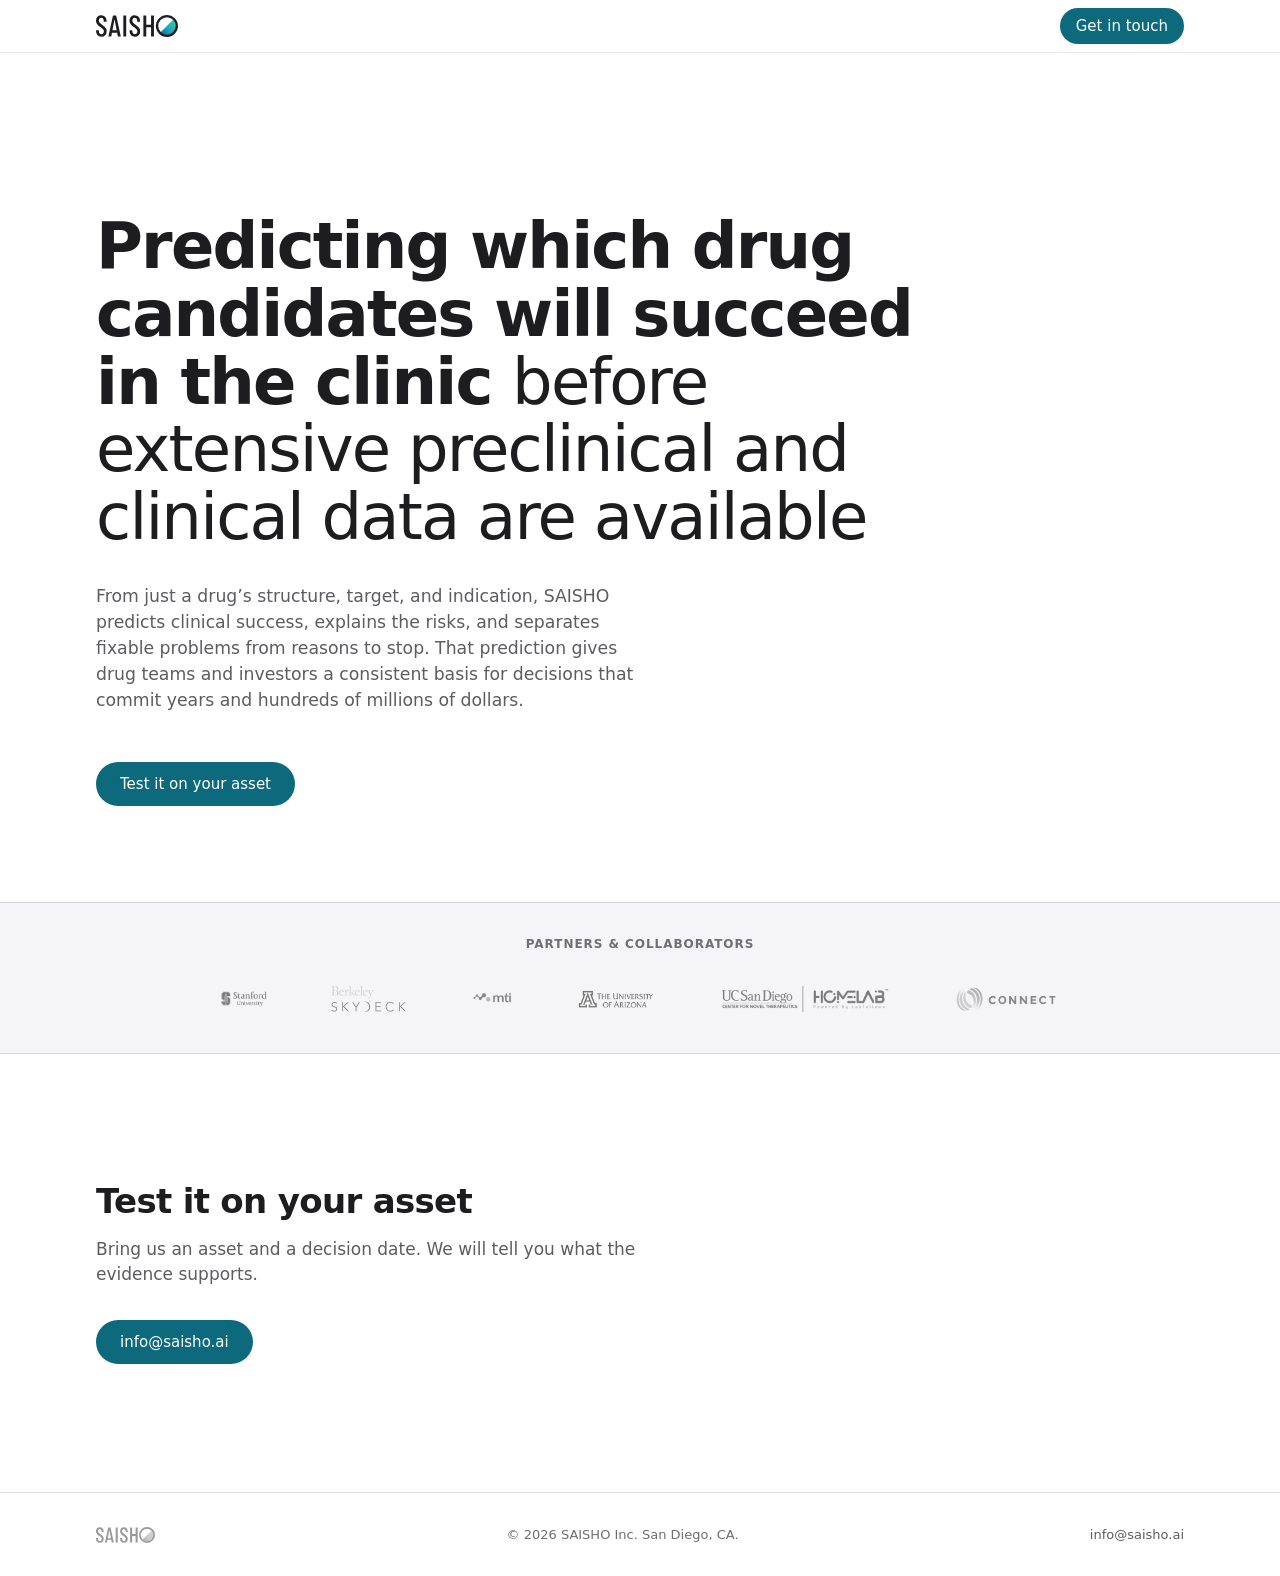
<file: index.html>
<!DOCTYPE html>
<html lang="en">
<head>
    <meta charset="UTF-8">
    <meta name="viewport" content="width=device-width, initial-scale=1.0">
    <title>SAISHO | Predicting the probability of clinical success</title>
    <meta name="description" content="SAISHO predicts which drug candidates will succeed in the clinic, from molecule, target, and indication, before extensive preclinical or clinical data exist.">
    <link rel="canonical" href="https://www.saisho.ai/">

    <!-- Open Graph / Twitter: without these, link previews fall back to the
         title alone and show no image. og:image must be raster; LinkedIn,
         Slack and X do not render SVG. -->
    <meta property="og:type" content="website">
    <meta property="og:site_name" content="SAISHO">
    <meta property="og:url" content="https://www.saisho.ai/">
    <meta property="og:title" content="SAISHO | Predicting the probability of clinical success">
    <meta property="og:description" content="SAISHO predicts a drug candidate's probability of success in the clinic from its molecule, target, and indication.">
    <meta property="og:image" content="https://www.saisho.ai/assets/social-card.png">
    <meta property="og:image:width" content="1200">
    <meta property="og:image:height" content="630">
    <meta property="og:image:alt" content="SAISHO: predicting which drug candidates will succeed in the clinic">
    <meta name="twitter:card" content="summary_large_image">
    <meta name="twitter:title" content="SAISHO | Predicting the probability of clinical success">
    <meta name="twitter:description" content="SAISHO predicts a drug candidate's probability of success in the clinic from its molecule, target, and indication.">
    <meta name="twitter:image" content="https://www.saisho.ai/assets/social-card.png">

    <!-- Tab icon. The full lockup is 3.7:1 and is unreadable at 16px, so the
         favicon is the ring mark alone. The SVG adapts its ring colour to the
         browser's appearance; the PNG is for Safari and iOS home screens,
         which cannot adapt, so it carries its own dark ground. -->
    <link rel="icon" href="assets/favicon.svg" type="image/svg+xml">
    <link rel="apple-touch-icon" href="assets/apple-touch-icon.png">

    <!-- No webfont. typography.md prefers a legible system typeface; the SF
         stack in index.css renders natively and costs nothing to load. -->
    <link rel="stylesheet" href="index.css">
</head>
<body>

    <!-- The functional layer. The only Liquid Glass surface on the page. -->
    <header class="nav">
        <div class="nav__inner container">
            <a href="/" aria-label="SAISHO home">
                <!-- The logo wordmark is white artwork, so light and dark
                     appearances need different files. -->
                <picture>
                    <source srcset="assets/SAISHO-logo.svg" media="(prefers-color-scheme: dark)">
                    <img class="nav__logo" src="assets/SAISHO-logo-light.svg" alt="SAISHO">
                </picture>
            </a>
            <a class="btn btn--primary btn--compact" href="mailto:info@saisho.ai">Get in touch</a>
        </div>
    </header>

    <main>

        <section class="hero container">
            <h1 class="hero__title">Predicting which drug candidates will succeed in the clinic <span class="hero__title-tail">before extensive preclinical and clinical data are available</span></h1>
            <p class="hero__lead">From just a drug’s structure, target, and indication, SAISHO predicts clinical success, explains the risks, and separates fixable problems from reasons to stop. That prediction gives drug teams and investors a consistent basis for decisions that commit years and hundreds of millions of dollars.</p>
            <div class="hero__actions">
                <a class="btn btn--primary" href="mailto:info@saisho.ai">Test it on your asset</a>
            </div>
        </section>

        <section class="partners" aria-labelledby="partners-label">
            <div class="container">
                <h2 class="partners__label" id="partners-label">Partners &amp; collaborators</h2>
                <div class="partners__row">
                    <img class="partners__logo" src="assets/logos/stanford.png" alt="Stanford University">
                    <img class="partners__logo" src="assets/logos/skydeck.png" alt="Berkeley SkyDeck">
                    <img class="partners__logo partners__logo--tall" src="assets/logos/ucb_mti.png" alt="UC Berkeley MTI">
                    <img class="partners__logo partners__logo--short" src="assets/logos/arizona.png" alt="University of Arizona">
                    <img class="partners__logo" src="assets/logos/homelab.png" alt="UC San Diego HomeLab">
                    <img class="partners__logo" src="assets/logos/connect.png" alt="Connect San Diego">
                </div>
            </div>
        </section>

        <section class="contact container" aria-labelledby="contact-title">
            <h2 class="contact__title" id="contact-title">Test it on your asset</h2>
            <p class="contact__lead">Bring us an asset and a decision date. We will tell you what the evidence supports.</p>
            <a class="btn btn--primary" href="mailto:info@saisho.ai">info@saisho.ai</a>
        </section>

    </main>

    <footer class="footer">
        <div class="footer__inner container">
            <picture>
                <source srcset="assets/SAISHO-logo.svg" media="(prefers-color-scheme: dark)">
                <img class="footer__logo" src="assets/SAISHO-logo-light.svg" alt="SAISHO">
            </picture>
            <p style="margin:0">© 2026 SAISHO Inc. San Diego, CA.</p>
            <p style="margin:0"><a href="mailto:info@saisho.ai">info@saisho.ai</a></p>
        </div>
    </footer>

</body>
</html>
</file>
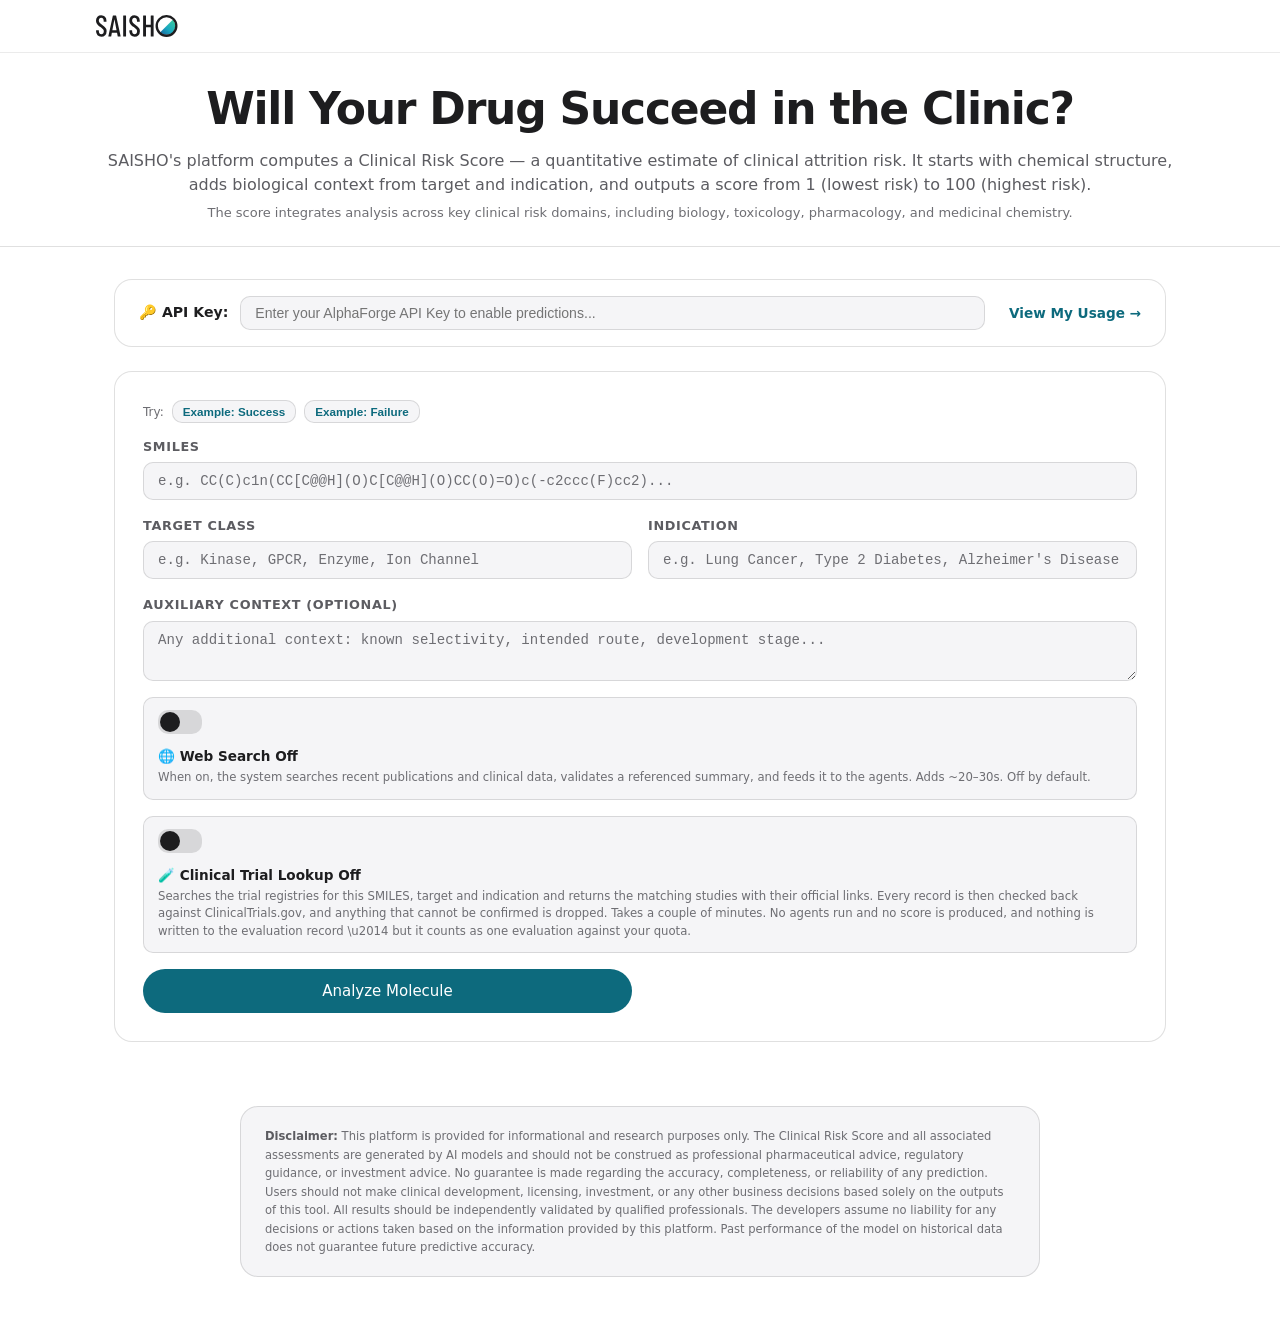
<file: alphaforge/index.html>
<!doctype html>
<html lang="en">
  <head>
    <meta charset="UTF-8" />
    <meta name="viewport" content="width=device-width, initial-scale=1.0" />
    <title>Will Your Drug Succeed in the Clinic?</title>
    <link rel="icon" href="/alphaforge/favicon.svg" type="image/svg+xml" />
    <meta name="color-scheme" content="light dark" />
    <script type="module" crossorigin src="/alphaforge/assets/index-CCNld602.js"></script>
    <link rel="stylesheet" crossorigin href="/alphaforge/assets/index-DCcK3L9t.css">
  </head>
  <body>
    <div id="root"></div>
  </body>
</html>
</file>
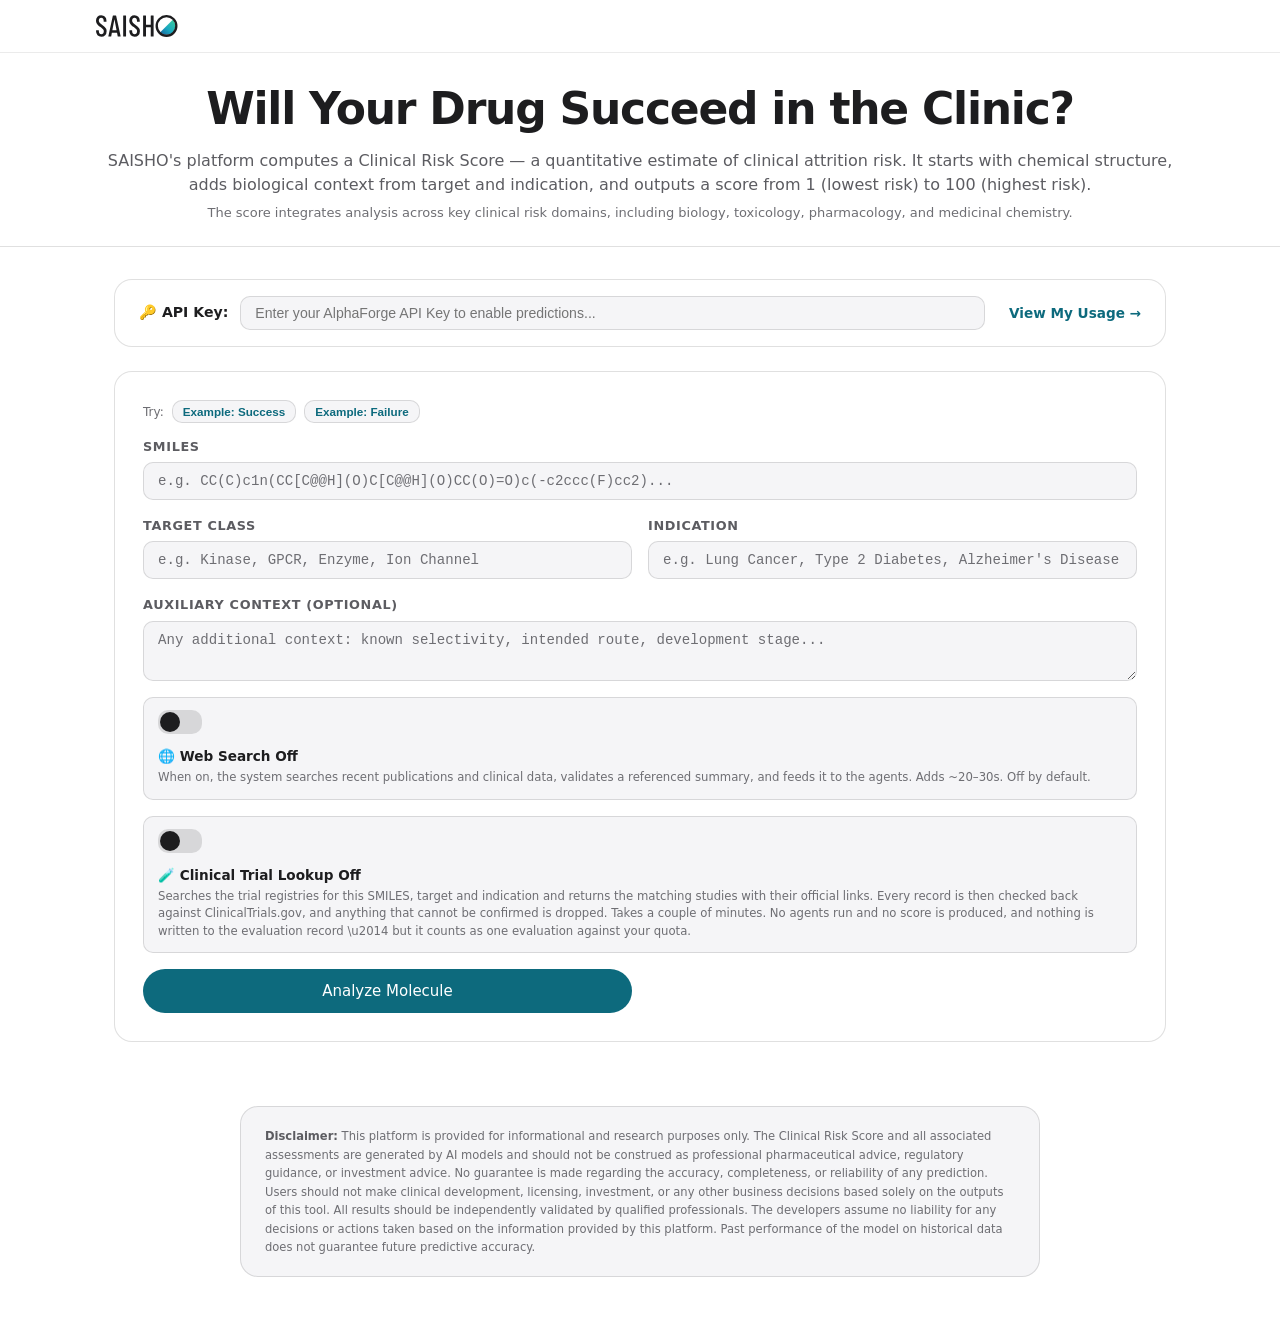
<file: test1/index.html>
<!doctype html>
<html lang="en">
  <head>
    <meta charset="UTF-8" />
    <meta name="viewport" content="width=device-width, initial-scale=1.0" />
    <title>Will Your Drug Succeed in the Clinic?</title>
    <link rel="icon" href="/test1/favicon.svg" type="image/svg+xml" />
    <meta name="color-scheme" content="light dark" />
    <script type="module" crossorigin src="/test1/assets/index-B70fNrS-.js"></script>
    <link rel="stylesheet" crossorigin href="/test1/assets/index-DCcK3L9t.css">
  </head>
  <body>
    <div id="root"></div>
  </body>
</html>
</file>
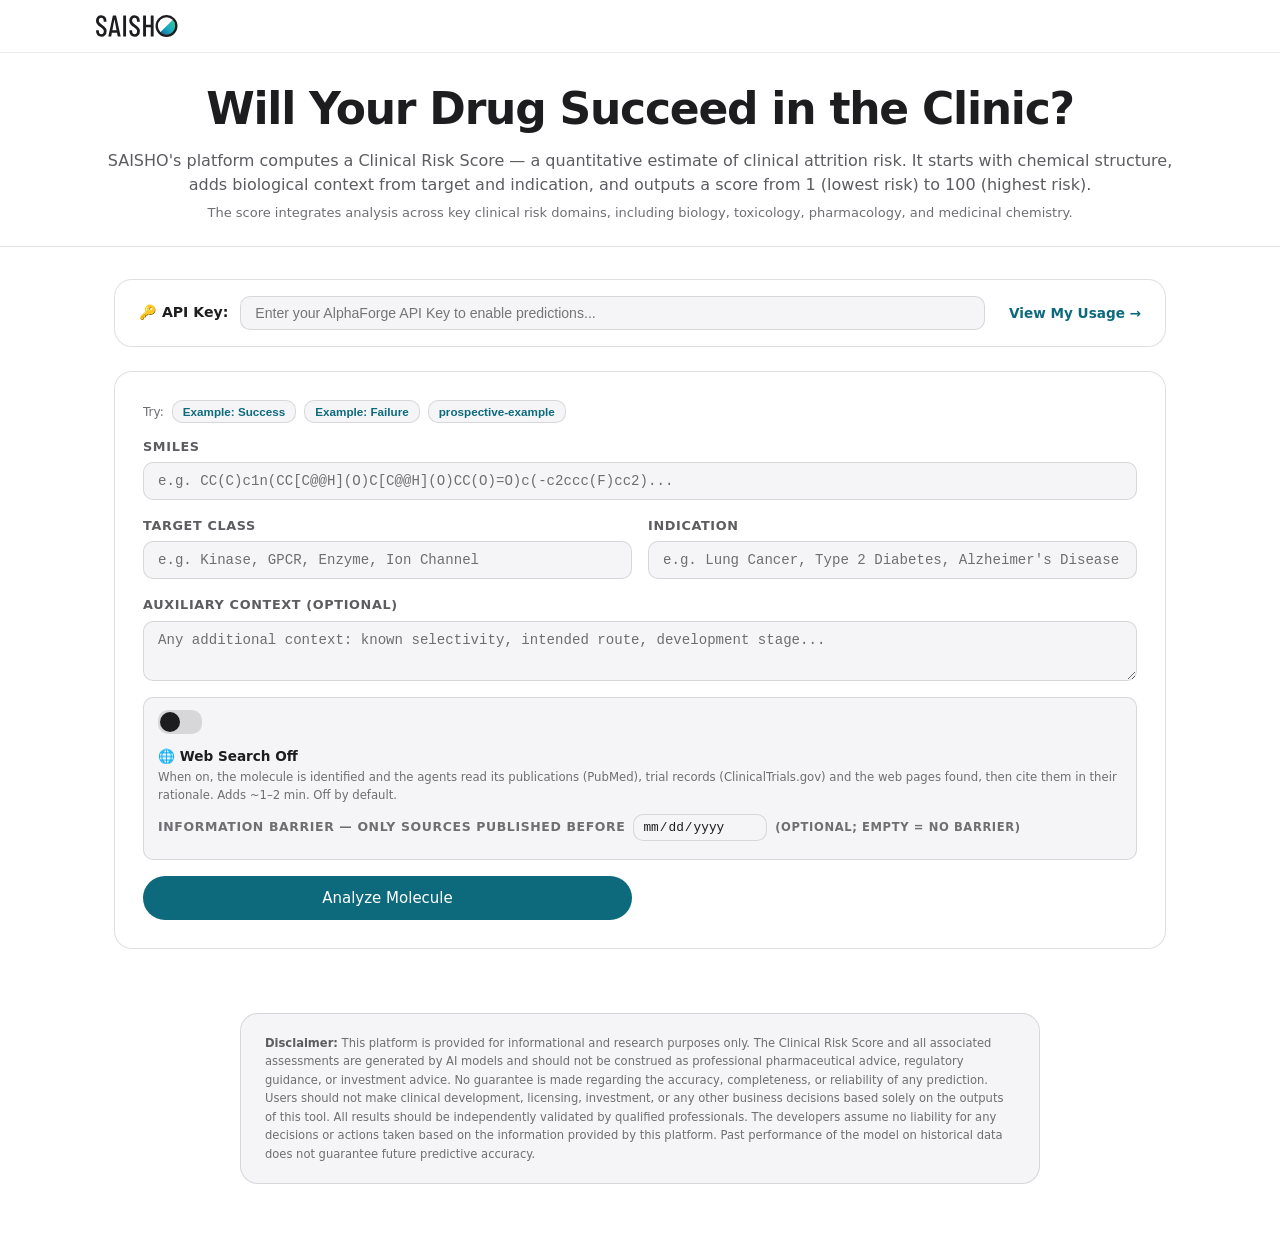
<file: v3/index.html>
<!doctype html>
<html lang="en">
  <head>
    <meta charset="UTF-8" />
    <meta name="viewport" content="width=device-width, initial-scale=1.0" />
    <title>Will Your Drug Succeed in the Clinic?</title>
    <link rel="icon" href="/v3/favicon.svg" type="image/svg+xml" />
    <meta name="color-scheme" content="light dark" />
    <script type="module" crossorigin src="/v3/assets/index-lCb0tdBk.js"></script>
    <link rel="stylesheet" crossorigin href="/v3/assets/index-Dr-ky6QD.css">
  </head>
  <body>
    <div id="root"></div>
  </body>
</html>
</file>
<file: index.css>
/* SAISHO — design system grounded in Apple's Human Interface Guidelines.
 *
 * Applied from the HIG foundations that carry over to the web: design
 * principles, typography, layout, color, materials. Apple's platform
 * conventions (tab bars, sheets, safe areas) do not apply to a marketing
 * page and are deliberately not imitated.
 *
 * Rules honoured here, with their source page:
 *   typography.md › Ensuring legibility   avoid light weights; 17pt body
 *   typography.md › Conveying hierarchy   few typefaces; weight+size+colour
 *   layout.md     › Visual hierarchy      differentiate controls from content
 *   layout.md     › Platform considerations  avoid full-width buttons
 *   materials.md  › Liquid Glass          glass on the functional layer ONLY
 *   color.md                              semantic colours for light and dark
 */

/* ---------------------------------------------------------------- tokens */

:root {
    color-scheme: light dark;

    /* One typeface family. SF Pro on Apple platforms, graceful fallbacks
       elsewhere. typography.md: "Minimize the number of typefaces you use". */
    --font: -apple-system, BlinkMacSystemFont, "SF Pro Text", "SF Pro Display",
            "Helvetica Neue", Inter, system-ui, sans-serif;

    /* Type scale derived from Apple's iOS text styles (typography.md ›
       Specifications), converted to rem for the web. */
    --type-caption:    0.75rem;   /* 12 */
    --type-footnote:   0.8125rem; /* 13 */
    --type-subhead:    0.9375rem; /* 15 */
    --type-callout:    1rem;      /* 16 */
    --type-body:       1.0625rem; /* 17 — iOS default size */
    --type-title3:     1.375rem;  /* 22 */
    --type-title2:     1.75rem;   /* 28 */
    --type-title1:     2.125rem;  /* 34 */

    /* Spacing on a 4pt grid. layout.md asks for generous, consistent space. */
    --space-1: 0.25rem;
    --space-2: 0.5rem;
    --space-3: 0.75rem;
    --space-4: 1rem;
    --space-6: 1.5rem;
    --space-8: 2rem;
    --space-12: 3rem;
    --space-16: 4rem;
    --space-24: 6rem;
    --space-32: 8rem;

    --radius-pill: 980px; /* Apple's pill radius */

    --measure: 34rem;  /* readable line length for body copy */
    --page: 71rem;

    /* Semantic colours, light appearance. color.md: name colours by role,
       never hard-code a system value. */
    --bg:              #ffffff;
    --bg-secondary:    #f5f5f7;
    --label:           #1d1d1f;
    --label-secondary: #5c5c61;
    --label-tertiary:  #6e6e73;
    --separator:       rgba(0, 0, 0, 0.12);

    /* One accent, one meaning: the primary action. Darkened from the logo
       teal so it clears 4.5:1 against white. */
    --accent:          #0d6a7d;
    --accent-hover:    #0a5867;
    --accent-on:       #ffffff;

    /* Liquid Glass, regular variant (liquid-glass.md › Cross-platform
       translation): blur 20–40px, fill 60–80%, saturation 1.2–1.5. */
    --glass-fill:   rgba(255, 255, 255, 0.72);
    --glass-blur:   saturate(1.4) blur(24px);
    --glass-border: rgba(0, 0, 0, 0.08);

}

@media (prefers-color-scheme: dark) {
    :root {
        --bg:              #000000;
        --bg-secondary:    #1c1c1e;
        --label:           #f5f5f7;
        --label-secondary: #a1a1a6;
        --label-tertiary:  #8e8e93;
        --separator:       rgba(255, 255, 255, 0.16);

        --accent:          #5ad4e6;
        --accent-hover:    #7fe0ee;
        --accent-on:       #00222b;

        --glass-fill:   rgba(28, 28, 30, 0.72);
        --glass-border: rgba(255, 255, 255, 0.12);

    }
}

/* ----------------------------------------------------------------- reset */

*, *::before, *::after { box-sizing: border-box; }

html { -webkit-text-size-adjust: 100%; }

body {
    margin: 0;
    background: var(--bg);
    color: var(--label);
    font-family: var(--font);
    font-size: var(--type-body);
    line-height: 1.5;
    -webkit-font-smoothing: antialiased;
    -moz-osx-font-smoothing: grayscale;
}

img { max-width: 100%; display: block; }

a { color: inherit; }

::selection { background: var(--accent); color: var(--accent-on); }

:focus-visible {
    outline: 2px solid var(--accent);
    outline-offset: 3px;
    border-radius: 4px;
}

.container {
    width: 100%;
    max-width: var(--page);
    margin-inline: auto;
    padding-inline: var(--space-6);
}

/* ------------------------------------------------- functional layer: nav */
/* materials.md › Liquid Glass: the ONLY glass on this page. It floats above
   the content layer; content scrolls beneath and shows through. */

.nav {
    position: sticky;
    top: 0;
    z-index: 100;
    background: var(--glass-fill);
    -webkit-backdrop-filter: var(--glass-blur);
    backdrop-filter: var(--glass-blur);
    border-bottom: 1px solid var(--glass-border);
}

.nav__inner {
    display: flex;
    align-items: center;
    justify-content: space-between;
    gap: var(--space-4);
    min-height: 52px;
}

.nav__logo { height: 22px; width: auto; }

/* Reduce Transparency has an answer: fall back to an opaque bar. */
@media (prefers-reduced-transparency: reduce) {
    .nav {
        background: var(--bg);
        -webkit-backdrop-filter: none;
        backdrop-filter: none;
    }
}

/* --------------------------------------------------------------- buttons */
/* layout.md: "Avoid full-width buttons." They stay inset and sized to their
   content. 44px minimum target (accessibility.md › Controls). */

.btn {
    display: inline-flex;
    align-items: center;
    justify-content: center;
    min-height: 44px;
    padding: 0 var(--space-6);
    border: 0;
    border-radius: var(--radius-pill);
    font: inherit;
    font-size: var(--type-subhead);
    font-weight: 500;
    text-decoration: none;
    white-space: nowrap;
    cursor: pointer;
    transition: background-color 0.2s ease, opacity 0.2s ease, transform 0.1s ease;
}

/* buttons.md: "Always include a press state for a custom button. Without a
   press state, a button can feel unresponsive, making people wonder if it's
   accepting their input." The file had hover states only. */
.btn:active { transform: scale(0.97); }

/* liquid-glass.md › Colour: "To emphasize a primary action, color the
   background rather than the symbol or label." One prominent button per view. */
.btn--primary {
    background: var(--accent);
    color: var(--accent-on);
}
.btn--primary:hover { background: var(--accent-hover); }

.btn--compact { min-height: 36px; padding: 0 var(--space-4); }

/* ------------------------------------------------------------------ hero */
/* The one place boldness is spent. Everything around it stays quiet. */

.hero {
    padding-block: clamp(var(--space-24), 13vw, 10rem) var(--space-24);
}

.hero__title {
    margin: 0;
    max-width: 22ch;
    font-size: clamp(2.25rem, 5.4vw, 4rem);
    line-height: 1.06;
    /* Apple tightens tracking as display type grows (typography.md › Tracking). */
    letter-spacing: -0.028em;
    font-weight: 600;
    text-wrap: balance;
}

/* Only the claim itself carries the bold weight. typography.md › Conveying
   hierarchy: weight separates the two halves, so the qualifier reads as a
   subordinate clause without a second type size or colour. */
.hero__title-tail { font-weight: 400; }

.hero__lead {
    margin: var(--space-8) 0 0;
    max-width: var(--measure);
    font-size: clamp(var(--type-callout), 1.35vw, var(--type-title3));
    line-height: 1.5;
    color: var(--label-secondary);
    text-wrap: pretty;
}

.hero__actions {
    margin-top: var(--space-12);
    display: flex;
    flex-wrap: wrap;
    align-items: center;
    gap: var(--space-4);
}

/* -------------------------------------------------------------- partners */
/* Quiet by design. layout.md: grouping and negative space do the work; the
   logos are monochrome so none competes with another or with the hero. */

.partners {
    border-block: 1px solid var(--separator);
    padding-block: var(--space-8);
    background: var(--bg-secondary);
}

.partners__label {
    margin: 0 0 var(--space-6);
    text-align: center;
    font-size: var(--type-caption);
    font-weight: 600;
    letter-spacing: 0.08em;
    text-transform: uppercase;
    color: var(--label-tertiary);
}

.partners__row {
    display: flex;
    flex-wrap: wrap;
    align-items: center;
    justify-content: center;
    gap: var(--space-8) var(--space-16);
}

.partners__logo {
    height: 26px;
    width: auto;
    object-fit: contain;
    /* Normalise a set of mixed-provenance logos to one visual weight. */
    filter: grayscale(1) opacity(0.6);
    transition: filter 0.2s ease;
}
.partners__logo:hover { filter: grayscale(1) opacity(0.95); }

@media (prefers-color-scheme: dark) {
    .partners__logo { filter: grayscale(1) invert(1) brightness(1.6) opacity(0.65); }
    .partners__logo:hover { filter: grayscale(1) invert(1) brightness(1.6) opacity(1); }
}

/* Logos whose artwork carries heavy internal whitespace need a taller box to
   read at the same optical size as the rest. */
.partners__logo--tall  { height: 44px; }
.partners__logo--short { height: 18px; }

/* --------------------------------------------------------------- contact */

.contact { padding-block: var(--space-32); }

.contact__title {
    margin: 0;
    font-size: clamp(var(--type-title2), 3vw, var(--type-title1));
    line-height: 1.15;
    letter-spacing: -0.02em;
    font-weight: 600;
}

.contact__lead {
    margin: var(--space-4) 0 var(--space-8);
    max-width: var(--measure);
    color: var(--label-secondary);
}

/* ---------------------------------------------------------------- footer */

.footer {
    border-top: 1px solid var(--separator);
    padding-block: var(--space-8);
    font-size: var(--type-footnote);
    color: var(--label-tertiary);
}

.footer__inner {
    display: flex;
    flex-wrap: wrap;
    align-items: center;
    justify-content: space-between;
    gap: var(--space-4);
}

.footer__logo {
    height: 16px;
    width: auto;
    filter: grayscale(1) opacity(0.45);
}

.footer a { color: var(--label-secondary); text-decoration: none; }
.footer a:hover { color: var(--label); }

/* --------------------------------------------------------- reduced motion */

@media (prefers-reduced-motion: reduce) {
    *, *::before, *::after {
        animation-duration: 0.01ms !important;
        animation-iteration-count: 1 !important;
        transition-duration: 0.01ms !important;
        scroll-behavior: auto !important;
    }
}
</file>
<file: alphaforge/assets/index-DCcK3L9t.css>
*{margin:0;padding:0;box-sizing:border-box}:root{color-scheme:light dark;--font: -apple-system, BlinkMacSystemFont, "SF Pro Text", "SF Pro Display", "Helvetica Neue", Inter, system-ui, sans-serif;--type-caption: .75rem;--type-footnote: .8125rem;--type-subhead: .9375rem;--type-callout: 1rem;--type-body: 1.0625rem;--type-title3: 1.375rem;--type-title2: 1.75rem;--type-title1: 2.125rem;--space-1: .25rem;--space-2: .5rem;--space-3: .75rem;--space-4: 1rem;--space-6: 1.5rem;--space-8: 2rem;--space-12: 3rem;--space-16: 4rem;--space-24: 6rem;--radius-pill: 980px;--radius-card: 18px;--radius-control: 10px;--page: 71rem;--bg-primary: #ffffff;--bg-secondary: #f5f5f7;--bg-card: #ffffff;--bg-card-hover: #f5f5f7;--border: rgba(0, 0, 0, .12);--border-accent: rgba(0, 0, 0, .22);--text-primary: #1d1d1f;--text-secondary: #5c5c61;--text-muted: #6e6e73;--text: #1d1d1f;--accent-blue: #0d6a7d;--accent-hover: #0a5867;--accent-on: #ffffff;--accent-green: #1a7f4b;--accent-orange: #9a5b00;--accent-red: #c0392b;--accent-yellow: #8a6d00;--accent-cyan: #0d6a7d;--accent-purple: #6b4ea8;--glass-fill: rgba(255, 255, 255, .72);--glass-blur: saturate(1.4) blur(24px);--glass-border: rgba(0, 0, 0, .08);--shadow-card: 0 1px 2px rgba(0,0,0,.04), 0 8px 24px rgba(0,0,0,.06);--fill-subtler: rgba(0, 0, 0, .015);--fill-subtle: rgba(0, 0, 0, .035);--fill-strong: rgba(0, 0, 0, .07);--inset: #f5f5f7;--tint-accent: rgba(13, 106, 125, .1);--tint-accent-border: rgba(13, 106, 125, .28);--tint-green: rgba(26, 127, 75, .1);--tint-green-border: rgba(26, 127, 75, .28);--tint-orange: rgba(154, 91, 0, .1);--tint-orange-border: rgba(154, 91, 0, .28);--tint-red: rgba(192, 57, 43, .1);--tint-red-border: rgba(192, 57, 43, .3);--tint-yellow: rgba(138, 109, 0, .1);--tint-purple: rgba(107, 78, 168, .12)}@media(prefers-color-scheme:dark){:root{--bg-primary: #000000;--bg-secondary: #1c1c1e;--bg-card: #1c1c1e;--bg-card-hover: #2c2c2e;--border: rgba(255, 255, 255, .16);--border-accent: rgba(255, 255, 255, .28);--text-primary: #f5f5f7;--text-secondary: #a1a1a6;--text-muted: #8e8e93;--text: #f5f5f7;--accent-blue: #5ad4e6;--accent-hover: #7fe0ee;--accent-on: #00222b;--accent-green: #30d158;--accent-orange: #ff9f0a;--accent-red: #ff453a;--accent-yellow: #ffd60a;--accent-cyan: #5ad4e6;--accent-purple: #bf5af2;--glass-fill: rgba(28, 28, 30, .72);--glass-border: rgba(255, 255, 255, .12);--shadow-card: none;--fill-subtler: rgba(255, 255, 255, .02);--fill-subtle: rgba(255, 255, 255, .05);--fill-strong: rgba(255, 255, 255, .09);--inset: rgba(0, 0, 0, .3);--tint-accent: rgba(90, 212, 230, .14);--tint-accent-border: rgba(90, 212, 230, .32);--tint-green: rgba(48, 209, 88, .14);--tint-green-border: rgba(48, 209, 88, .32);--tint-orange: rgba(255, 159, 10, .14);--tint-orange-border: rgba(255, 159, 10, .32);--tint-red: rgba(255, 69, 58, .14);--tint-red-border: rgba(255, 69, 58, .34);--tint-yellow: rgba(255, 214, 10, .14);--tint-purple: rgba(191, 90, 242, .16)}}body{font-family:var(--font);font-size:var(--type-body);line-height:1.5;background:var(--bg-primary);color:var(--text-primary);min-height:100vh;-webkit-font-smoothing:antialiased;-moz-osx-font-smoothing:grayscale}::selection{background:var(--accent-blue);color:var(--accent-on)}:focus-visible{outline:2px solid var(--accent-blue);outline-offset:3px;border-radius:4px}.header{text-align:center;padding:var(--space-8) var(--space-6) var(--space-6);border-bottom:1px solid var(--separator, var(--border));background:var(--bg)}.header-bar{position:sticky;top:0;z-index:100;background:var(--glass-fill);-webkit-backdrop-filter:var(--glass-blur);backdrop-filter:var(--glass-blur);border-bottom:1px solid var(--glass-border)}.header-bar__inner{display:flex;align-items:center;justify-content:space-between;gap:var(--space-4);min-height:52px;max-width:var(--page);margin-inline:auto;padding-inline:var(--space-6)}.saisho-logo{height:22px;width:auto;display:block;color:var(--text-primary)}@media(prefers-reduced-transparency:reduce){.header-bar{background:var(--bg-primary);-webkit-backdrop-filter:none;backdrop-filter:none}}.header h1{font-size:clamp(var(--type-title2),3.6vw,2.75rem);font-weight:600;line-height:1.08;letter-spacing:-.028em;color:var(--text-primary);margin-bottom:var(--space-4);text-wrap:balance}.header .subtitle{color:var(--text-secondary);font-size:var(--type-callout);font-weight:400;max-width:1100px;margin-left:auto;margin-right:auto;line-height:1.5}.header .subtitle-secondary{color:var(--text-muted);font-size:var(--type-footnote);font-weight:400;margin-top:6px;max-width:1100px;margin-left:auto;margin-right:auto;line-height:1.5}.privacy-banner{display:inline-block;margin-top:12px;padding:4px 14px;background:var(--tint-green);border:1px solid var(--tint-green-border);border-radius:var(--radius-pill);font-size:.75rem;color:var(--accent-green);font-weight:500}.container{max-width:1100px;margin:0 auto;padding:32px 24px}.input-form{background:var(--bg-card);border:1px solid var(--border);border-radius:var(--radius-card);padding:28px;margin-bottom:32px}.form-grid{display:grid;grid-template-columns:1fr 1fr;gap:16px}.form-group{display:flex;flex-direction:column}.form-group.full-width{grid-column:1 / -1}.form-group label{font-size:.8rem;font-weight:600;color:var(--text-secondary);text-transform:uppercase;letter-spacing:.05em;margin-bottom:6px}.form-group input,.form-group textarea{background:var(--bg-secondary);border:1px solid var(--border);border-radius:var(--radius-control);padding:10px 14px;color:var(--text-primary);font-family:JetBrains Mono,SF Mono,Fira Code,monospace;font-size:.88rem;outline:none;transition:border-color .2s,box-shadow .2s;box-shadow:none}.form-group input::placeholder,.form-group textarea::placeholder{color:var(--text-muted)}.form-group input:focus,.form-group textarea:focus{border-color:var(--accent-blue)}.form-group textarea{resize:vertical;min-height:60px}.submit-btn{display:inline-flex;align-items:center;justify-content:center;min-height:44px;padding:0 var(--space-8);border:0;border-radius:var(--radius-pill);background:var(--accent-blue);color:var(--accent-on);font:inherit;font-size:var(--type-subhead);font-weight:500;white-space:nowrap;cursor:pointer;transition:background-color .2s ease,opacity .2s ease}.submit-btn:hover:not(:disabled){background:var(--accent-hover)}.submit-btn:disabled{opacity:.5;cursor:not-allowed}.loading-overlay{text-align:center;padding:48px 24px;background:var(--bg-card);border:1px solid var(--border);border-radius:var(--radius-card);margin-bottom:24px}.countdown-ring{position:relative;width:100px;height:100px;margin:0 auto 20px}.countdown-number{position:absolute;top:0;right:0;bottom:0;left:0;display:flex;align-items:center;justify-content:center;font-size:1.8rem;font-weight:800;color:var(--accent-blue);letter-spacing:-.02em}.loading-text{color:var(--text-primary);font-size:.95rem;font-weight:600;margin-bottom:4px}.loading-subtext{color:var(--text-muted);font-size:.82rem}.loading-progress-bar{max-width:360px;height:4px;background:var(--bg-secondary);border-radius:var(--radius-pill);margin:18px auto;overflow:hidden}.loading-progress-fill{height:100%;background:linear-gradient(90deg,var(--accent-blue),var(--accent-purple));border-radius:var(--radius-pill);transition:width 1s linear}.loading-agents-row{display:flex;gap:10px;justify-content:center;flex-wrap:wrap;margin-top:6px}.loading-agent-chip{display:flex;align-items:center;gap:6px;padding:5px 12px;background:var(--bg-secondary);border:1px solid var(--border);border-radius:var(--radius-pill);font-size:.72rem;font-weight:600;color:var(--text-muted);transition:all .3s}.loading-agent-chip.done{color:var(--accent-green);border-color:var(--tint-green-border);background:var(--tint-green)}.loading-agent-dot{width:7px;height:7px;border-radius:50%;background:var(--text-muted);animation:pulse 1.2s ease-in-out infinite}.loading-agent-chip.done .loading-agent-dot{background:var(--accent-green);animation:none}@keyframes pulse{0%,to{opacity:.3}50%{opacity:1}}.score-row{display:grid;grid-template-columns:1fr 1fr 1fr;gap:16px;margin-bottom:24px}.score-card{background:var(--bg-card);border:1px solid var(--border);border-radius:var(--radius-card);padding:24px;text-align:center}.score-card .label{font-size:.75rem;font-weight:600;color:var(--text-secondary);text-transform:uppercase;letter-spacing:.06em;margin-bottom:8px}.score-card .value{font-size:2.4rem;font-weight:800;letter-spacing:-.03em}.score-card .sub{font-size:.78rem;color:var(--text-muted);margin-top:4px}.rationale-card{text-align:left;overflow:hidden}.rationale-text{font-size:.82rem;color:var(--text-secondary);line-height:1.5;display:-webkit-box;-webkit-line-clamp:4;-webkit-box-orient:vertical;overflow:hidden}.rationale-text.expanded{display:block;-webkit-line-clamp:unset;overflow:visible}.phase-row{display:grid;grid-template-columns:1fr 1fr 1fr;gap:16px;margin-bottom:24px}.phase-card{background:var(--bg-card);border:1px solid var(--border);border-radius:var(--radius-card);padding:20px}.phase-card .phase-header{display:flex;justify-content:space-between;align-items:center;margin-bottom:10px}.phase-card .phase-name{font-size:.85rem;font-weight:700;color:var(--text-primary)}.phase-card .phase-prob{font-size:1.4rem;font-weight:800}.phase-card .phase-rationale{font-size:.8rem;color:var(--text-secondary);line-height:1.5}.prob-bar{height:6px;background:var(--bg-secondary);border-radius:var(--radius-pill);margin:10px 0;overflow:hidden}.prob-bar-fill{height:100%;border-radius:var(--radius-pill);transition:width .6s ease}.agents-grid{display:grid;grid-template-columns:1fr 1fr;gap:16px;margin-bottom:24px}.agent-card{background:var(--bg-card);border:1px solid var(--border);border-radius:var(--radius-card);overflow:hidden;transition:border-color .2s}.agent-card:hover{border-color:var(--border-accent)}.agent-header{display:flex;justify-content:space-between;align-items:center;padding:18px 20px;cursor:pointer;-webkit-user-select:none;user-select:none}.agent-header:hover{background:var(--bg-card-hover)}.agent-info{display:flex;align-items:center;gap:12px}.agent-icon{width:38px;height:38px;border-radius:var(--radius-control);display:flex;align-items:center;justify-content:center;font-size:1.1rem}.agent-name{font-size:.85rem;font-weight:700;color:var(--text-primary)}.agent-sub{font-size:.75rem;color:var(--text-muted);margin-top:2px}.verdict-badge{padding:4px 12px;border-radius:var(--radius-pill);font-size:.72rem;font-weight:700;text-transform:uppercase;letter-spacing:.04em}.verdict-ELITE,.verdict-CLEAN,.verdict-FAVORABLE{background:var(--tint-green);color:var(--accent-green);border:1px solid var(--tint-green-border)}.verdict-VIABLE,.verdict-MANAGEABLE,.verdict-ADEQUATE{background:var(--tint-accent);color:var(--accent-blue);border:1px solid var(--tint-accent-border)}.verdict-CAUTION,.verdict-NARROW,.verdict-CHALLENGING{background:var(--tint-orange);color:var(--accent-orange);border:1px solid var(--tint-orange-border)}.verdict-TERMINATE,.verdict-TOXIC,.verdict-IMPRACTICAL{background:var(--tint-red);color:var(--accent-red);border:1px solid var(--tint-red-border)}.chevron{color:var(--text-muted);transition:transform .2s;font-size:1.2rem}.chevron.open{transform:rotate(180deg)}.agent-body{padding:0 20px 20px;border-top:1px solid var(--border)}.agent-probs{display:grid;grid-template-columns:1fr 1fr 1fr;gap:12px;padding:16px 0}.agent-prob-item{text-align:center}.agent-prob-item .prob-label{font-size:.7rem;font-weight:600;color:var(--text-muted);text-transform:uppercase;margin-bottom:4px}.agent-prob-item .prob-value{font-size:1.2rem;font-weight:800}.agent-prob-rationale{font-size:.78rem;color:var(--text-secondary);line-height:1.5;margin-top:4px}.agent-section{margin-top:14px}.agent-section-title{font-size:.72rem;font-weight:700;color:var(--text-muted);text-transform:uppercase;letter-spacing:.06em;margin-bottom:6px}.agent-section-text{font-size:.83rem;color:var(--text-secondary);line-height:1.6}.agent-detail-row{display:grid;grid-template-columns:1fr 1fr;gap:12px;margin-top:12px}.detail-item{background:var(--bg-secondary);border-radius:var(--radius-control);padding:10px 12px}.detail-item .detail-label{font-size:.68rem;font-weight:600;color:var(--text-muted);text-transform:uppercase;margin-bottom:2px}.detail-item .detail-value{font-size:.82rem;color:var(--text-primary);font-weight:500}.molecule-section{background:var(--bg-card);border:1px solid var(--border);border-radius:var(--radius-card);padding:24px;margin-bottom:24px;text-align:center}.molecule-section h3{font-size:.85rem;font-weight:700;color:var(--text-secondary);text-transform:uppercase;letter-spacing:.05em;margin-bottom:16px}.molecule-img{border-radius:var(--radius-control);max-width:100%}.fragment-list{display:flex;flex-wrap:wrap;gap:8px;justify-content:center;margin-top:12px}.fragment-tag{padding:4px 10px;border-radius:var(--radius-pill);font-size:.72rem;font-weight:600;border:1px solid}.flags-row{display:grid;grid-template-columns:1fr 1fr;gap:16px;margin-bottom:24px}.flag-card{background:var(--bg-card);border:1px solid var(--border);border-radius:var(--radius-card);padding:20px}.flag-card .flag-label{font-size:.72rem;font-weight:700;color:var(--text-muted);text-transform:uppercase;letter-spacing:.05em;margin-bottom:6px}.flag-card .flag-value{font-size:.88rem;color:var(--text-primary);line-height:1.5}.section-title{font-size:.8rem;font-weight:700;color:var(--text-muted);text-transform:uppercase;letter-spacing:.06em;margin-bottom:12px;margin-top:8px}.error-msg{background:var(--tint-red);border:1px solid var(--tint-red-border);border-radius:var(--radius-card);padding:16px 20px;color:var(--accent-red);font-size:.88rem;margin-bottom:24px}@media(max-width:768px){.score-row,.phase-row,.agents-grid,.flags-row,.form-grid,.agent-detail-row{grid-template-columns:1fr}.header h1{font-size:1.6rem}}.disclaimer{max-width:800px;margin:0 auto 60px;padding:20px 24px;border:1px solid var(--border);border-radius:var(--radius-card);background:var(--bg-secondary);font-size:.72rem;color:var(--text-muted);line-height:1.6}.disclaimer strong{color:var(--text-secondary)}.api-key-config{display:flex;align-items:center;gap:12px;background:var(--bg-card);border:1px solid var(--border);border-radius:var(--radius-card);padding:16px 24px;margin-bottom:24px;flex-wrap:wrap}.api-key-config label{font-size:.88rem;font-weight:600;color:var(--text-primary)}.api-key-config input{flex:1;min-width:250px;background:var(--bg-secondary);border:1px solid var(--border);border-radius:var(--radius-control);padding:8px 14px;color:var(--text-primary);font-size:.88rem;transition:border-color .2s}.api-key-config input:focus{outline:none;border-color:var(--accent-blue)}.usage-container{max-width:600px;margin:60px auto;padding:32px;background:var(--bg-card);border:1px solid var(--border);border-radius:var(--radius-card);box-shadow:var(--shadow-card)}.usage-title{font-size:1.8rem;font-weight:800;margin-bottom:24px;text-align:center;color:var(--accent-blue)}.usage-card{background:var(--bg-secondary);border:1px solid var(--border);border-radius:var(--radius-card);padding:24px;margin-bottom:24px}.usage-item{display:flex;justify-content:space-between;padding:12px 0;border-bottom:1px solid var(--border)}.usage-item:last-child{border-bottom:none}.usage-label{color:var(--text-secondary);font-size:.95rem}.usage-value{font-weight:700;font-size:.95rem;color:var(--text-primary)}.usage-value.unlimited{color:var(--accent-green)}.usage-value.active{color:var(--accent-blue)}.usage-btn{display:block;width:100%;text-align:center;padding:12px;background:var(--bg-secondary);border:1px solid var(--border);border-radius:var(--radius-pill);color:var(--text-primary);text-decoration:none;font-weight:600;font-size:.9rem;transition:all .2s}.usage-btn:hover{background:var(--border);color:var(--accent-blue)}@media(max-width:600px){.usage-grid{grid-template-columns:1fr!important}}@keyframes spin{0%{transform:rotate(0)}to{transform:rotate(360deg)}}@media print{.api-key-config,.input-form,.header,.disclaimer,.print-hide,button,a{display:none!important}body{background:#fff!important;color:#000!important;font-size:11pt!important}.container{max-width:100%!important;padding:0!important;margin:0!important}.score-row,.phase-row,.agents-grid{display:block!important;gap:0!important}.score-card,.phase-card,.agent-card,.structural-flags,.web-search-summary,.fda-response{background:#f8fafc!important;border:1px solid #e2e8f0!important;color:#000!important;margin-bottom:16px!important;page-break-inside:avoid!important;box-shadow:none!important}.score-card .value,.phase-card .prob-value,.agent-prob-item,.verdict-badge{color:#000!important}.agent-body{display:block!important;border-top:1px solid #e2e8f0!important;padding:12px 0 0!important}.agent-header{cursor:default!important}.chevron{display:none!important}.agent-card{page-break-inside:avoid!important}h2,h3{page-break-after:avoid!important;color:#000!important}}
</file>
<file: test1/assets/index-DCcK3L9t.css>
*{margin:0;padding:0;box-sizing:border-box}:root{color-scheme:light dark;--font: -apple-system, BlinkMacSystemFont, "SF Pro Text", "SF Pro Display", "Helvetica Neue", Inter, system-ui, sans-serif;--type-caption: .75rem;--type-footnote: .8125rem;--type-subhead: .9375rem;--type-callout: 1rem;--type-body: 1.0625rem;--type-title3: 1.375rem;--type-title2: 1.75rem;--type-title1: 2.125rem;--space-1: .25rem;--space-2: .5rem;--space-3: .75rem;--space-4: 1rem;--space-6: 1.5rem;--space-8: 2rem;--space-12: 3rem;--space-16: 4rem;--space-24: 6rem;--radius-pill: 980px;--radius-card: 18px;--radius-control: 10px;--page: 71rem;--bg-primary: #ffffff;--bg-secondary: #f5f5f7;--bg-card: #ffffff;--bg-card-hover: #f5f5f7;--border: rgba(0, 0, 0, .12);--border-accent: rgba(0, 0, 0, .22);--text-primary: #1d1d1f;--text-secondary: #5c5c61;--text-muted: #6e6e73;--text: #1d1d1f;--accent-blue: #0d6a7d;--accent-hover: #0a5867;--accent-on: #ffffff;--accent-green: #1a7f4b;--accent-orange: #9a5b00;--accent-red: #c0392b;--accent-yellow: #8a6d00;--accent-cyan: #0d6a7d;--accent-purple: #6b4ea8;--glass-fill: rgba(255, 255, 255, .72);--glass-blur: saturate(1.4) blur(24px);--glass-border: rgba(0, 0, 0, .08);--shadow-card: 0 1px 2px rgba(0,0,0,.04), 0 8px 24px rgba(0,0,0,.06);--fill-subtler: rgba(0, 0, 0, .015);--fill-subtle: rgba(0, 0, 0, .035);--fill-strong: rgba(0, 0, 0, .07);--inset: #f5f5f7;--tint-accent: rgba(13, 106, 125, .1);--tint-accent-border: rgba(13, 106, 125, .28);--tint-green: rgba(26, 127, 75, .1);--tint-green-border: rgba(26, 127, 75, .28);--tint-orange: rgba(154, 91, 0, .1);--tint-orange-border: rgba(154, 91, 0, .28);--tint-red: rgba(192, 57, 43, .1);--tint-red-border: rgba(192, 57, 43, .3);--tint-yellow: rgba(138, 109, 0, .1);--tint-purple: rgba(107, 78, 168, .12)}@media(prefers-color-scheme:dark){:root{--bg-primary: #000000;--bg-secondary: #1c1c1e;--bg-card: #1c1c1e;--bg-card-hover: #2c2c2e;--border: rgba(255, 255, 255, .16);--border-accent: rgba(255, 255, 255, .28);--text-primary: #f5f5f7;--text-secondary: #a1a1a6;--text-muted: #8e8e93;--text: #f5f5f7;--accent-blue: #5ad4e6;--accent-hover: #7fe0ee;--accent-on: #00222b;--accent-green: #30d158;--accent-orange: #ff9f0a;--accent-red: #ff453a;--accent-yellow: #ffd60a;--accent-cyan: #5ad4e6;--accent-purple: #bf5af2;--glass-fill: rgba(28, 28, 30, .72);--glass-border: rgba(255, 255, 255, .12);--shadow-card: none;--fill-subtler: rgba(255, 255, 255, .02);--fill-subtle: rgba(255, 255, 255, .05);--fill-strong: rgba(255, 255, 255, .09);--inset: rgba(0, 0, 0, .3);--tint-accent: rgba(90, 212, 230, .14);--tint-accent-border: rgba(90, 212, 230, .32);--tint-green: rgba(48, 209, 88, .14);--tint-green-border: rgba(48, 209, 88, .32);--tint-orange: rgba(255, 159, 10, .14);--tint-orange-border: rgba(255, 159, 10, .32);--tint-red: rgba(255, 69, 58, .14);--tint-red-border: rgba(255, 69, 58, .34);--tint-yellow: rgba(255, 214, 10, .14);--tint-purple: rgba(191, 90, 242, .16)}}body{font-family:var(--font);font-size:var(--type-body);line-height:1.5;background:var(--bg-primary);color:var(--text-primary);min-height:100vh;-webkit-font-smoothing:antialiased;-moz-osx-font-smoothing:grayscale}::selection{background:var(--accent-blue);color:var(--accent-on)}:focus-visible{outline:2px solid var(--accent-blue);outline-offset:3px;border-radius:4px}.header{text-align:center;padding:var(--space-8) var(--space-6) var(--space-6);border-bottom:1px solid var(--separator, var(--border));background:var(--bg)}.header-bar{position:sticky;top:0;z-index:100;background:var(--glass-fill);-webkit-backdrop-filter:var(--glass-blur);backdrop-filter:var(--glass-blur);border-bottom:1px solid var(--glass-border)}.header-bar__inner{display:flex;align-items:center;justify-content:space-between;gap:var(--space-4);min-height:52px;max-width:var(--page);margin-inline:auto;padding-inline:var(--space-6)}.saisho-logo{height:22px;width:auto;display:block;color:var(--text-primary)}@media(prefers-reduced-transparency:reduce){.header-bar{background:var(--bg-primary);-webkit-backdrop-filter:none;backdrop-filter:none}}.header h1{font-size:clamp(var(--type-title2),3.6vw,2.75rem);font-weight:600;line-height:1.08;letter-spacing:-.028em;color:var(--text-primary);margin-bottom:var(--space-4);text-wrap:balance}.header .subtitle{color:var(--text-secondary);font-size:var(--type-callout);font-weight:400;max-width:1100px;margin-left:auto;margin-right:auto;line-height:1.5}.header .subtitle-secondary{color:var(--text-muted);font-size:var(--type-footnote);font-weight:400;margin-top:6px;max-width:1100px;margin-left:auto;margin-right:auto;line-height:1.5}.privacy-banner{display:inline-block;margin-top:12px;padding:4px 14px;background:var(--tint-green);border:1px solid var(--tint-green-border);border-radius:var(--radius-pill);font-size:.75rem;color:var(--accent-green);font-weight:500}.container{max-width:1100px;margin:0 auto;padding:32px 24px}.input-form{background:var(--bg-card);border:1px solid var(--border);border-radius:var(--radius-card);padding:28px;margin-bottom:32px}.form-grid{display:grid;grid-template-columns:1fr 1fr;gap:16px}.form-group{display:flex;flex-direction:column}.form-group.full-width{grid-column:1 / -1}.form-group label{font-size:.8rem;font-weight:600;color:var(--text-secondary);text-transform:uppercase;letter-spacing:.05em;margin-bottom:6px}.form-group input,.form-group textarea{background:var(--bg-secondary);border:1px solid var(--border);border-radius:var(--radius-control);padding:10px 14px;color:var(--text-primary);font-family:JetBrains Mono,SF Mono,Fira Code,monospace;font-size:.88rem;outline:none;transition:border-color .2s,box-shadow .2s;box-shadow:none}.form-group input::placeholder,.form-group textarea::placeholder{color:var(--text-muted)}.form-group input:focus,.form-group textarea:focus{border-color:var(--accent-blue)}.form-group textarea{resize:vertical;min-height:60px}.submit-btn{display:inline-flex;align-items:center;justify-content:center;min-height:44px;padding:0 var(--space-8);border:0;border-radius:var(--radius-pill);background:var(--accent-blue);color:var(--accent-on);font:inherit;font-size:var(--type-subhead);font-weight:500;white-space:nowrap;cursor:pointer;transition:background-color .2s ease,opacity .2s ease}.submit-btn:hover:not(:disabled){background:var(--accent-hover)}.submit-btn:disabled{opacity:.5;cursor:not-allowed}.loading-overlay{text-align:center;padding:48px 24px;background:var(--bg-card);border:1px solid var(--border);border-radius:var(--radius-card);margin-bottom:24px}.countdown-ring{position:relative;width:100px;height:100px;margin:0 auto 20px}.countdown-number{position:absolute;top:0;right:0;bottom:0;left:0;display:flex;align-items:center;justify-content:center;font-size:1.8rem;font-weight:800;color:var(--accent-blue);letter-spacing:-.02em}.loading-text{color:var(--text-primary);font-size:.95rem;font-weight:600;margin-bottom:4px}.loading-subtext{color:var(--text-muted);font-size:.82rem}.loading-progress-bar{max-width:360px;height:4px;background:var(--bg-secondary);border-radius:var(--radius-pill);margin:18px auto;overflow:hidden}.loading-progress-fill{height:100%;background:linear-gradient(90deg,var(--accent-blue),var(--accent-purple));border-radius:var(--radius-pill);transition:width 1s linear}.loading-agents-row{display:flex;gap:10px;justify-content:center;flex-wrap:wrap;margin-top:6px}.loading-agent-chip{display:flex;align-items:center;gap:6px;padding:5px 12px;background:var(--bg-secondary);border:1px solid var(--border);border-radius:var(--radius-pill);font-size:.72rem;font-weight:600;color:var(--text-muted);transition:all .3s}.loading-agent-chip.done{color:var(--accent-green);border-color:var(--tint-green-border);background:var(--tint-green)}.loading-agent-dot{width:7px;height:7px;border-radius:50%;background:var(--text-muted);animation:pulse 1.2s ease-in-out infinite}.loading-agent-chip.done .loading-agent-dot{background:var(--accent-green);animation:none}@keyframes pulse{0%,to{opacity:.3}50%{opacity:1}}.score-row{display:grid;grid-template-columns:1fr 1fr 1fr;gap:16px;margin-bottom:24px}.score-card{background:var(--bg-card);border:1px solid var(--border);border-radius:var(--radius-card);padding:24px;text-align:center}.score-card .label{font-size:.75rem;font-weight:600;color:var(--text-secondary);text-transform:uppercase;letter-spacing:.06em;margin-bottom:8px}.score-card .value{font-size:2.4rem;font-weight:800;letter-spacing:-.03em}.score-card .sub{font-size:.78rem;color:var(--text-muted);margin-top:4px}.rationale-card{text-align:left;overflow:hidden}.rationale-text{font-size:.82rem;color:var(--text-secondary);line-height:1.5;display:-webkit-box;-webkit-line-clamp:4;-webkit-box-orient:vertical;overflow:hidden}.rationale-text.expanded{display:block;-webkit-line-clamp:unset;overflow:visible}.phase-row{display:grid;grid-template-columns:1fr 1fr 1fr;gap:16px;margin-bottom:24px}.phase-card{background:var(--bg-card);border:1px solid var(--border);border-radius:var(--radius-card);padding:20px}.phase-card .phase-header{display:flex;justify-content:space-between;align-items:center;margin-bottom:10px}.phase-card .phase-name{font-size:.85rem;font-weight:700;color:var(--text-primary)}.phase-card .phase-prob{font-size:1.4rem;font-weight:800}.phase-card .phase-rationale{font-size:.8rem;color:var(--text-secondary);line-height:1.5}.prob-bar{height:6px;background:var(--bg-secondary);border-radius:var(--radius-pill);margin:10px 0;overflow:hidden}.prob-bar-fill{height:100%;border-radius:var(--radius-pill);transition:width .6s ease}.agents-grid{display:grid;grid-template-columns:1fr 1fr;gap:16px;margin-bottom:24px}.agent-card{background:var(--bg-card);border:1px solid var(--border);border-radius:var(--radius-card);overflow:hidden;transition:border-color .2s}.agent-card:hover{border-color:var(--border-accent)}.agent-header{display:flex;justify-content:space-between;align-items:center;padding:18px 20px;cursor:pointer;-webkit-user-select:none;user-select:none}.agent-header:hover{background:var(--bg-card-hover)}.agent-info{display:flex;align-items:center;gap:12px}.agent-icon{width:38px;height:38px;border-radius:var(--radius-control);display:flex;align-items:center;justify-content:center;font-size:1.1rem}.agent-name{font-size:.85rem;font-weight:700;color:var(--text-primary)}.agent-sub{font-size:.75rem;color:var(--text-muted);margin-top:2px}.verdict-badge{padding:4px 12px;border-radius:var(--radius-pill);font-size:.72rem;font-weight:700;text-transform:uppercase;letter-spacing:.04em}.verdict-ELITE,.verdict-CLEAN,.verdict-FAVORABLE{background:var(--tint-green);color:var(--accent-green);border:1px solid var(--tint-green-border)}.verdict-VIABLE,.verdict-MANAGEABLE,.verdict-ADEQUATE{background:var(--tint-accent);color:var(--accent-blue);border:1px solid var(--tint-accent-border)}.verdict-CAUTION,.verdict-NARROW,.verdict-CHALLENGING{background:var(--tint-orange);color:var(--accent-orange);border:1px solid var(--tint-orange-border)}.verdict-TERMINATE,.verdict-TOXIC,.verdict-IMPRACTICAL{background:var(--tint-red);color:var(--accent-red);border:1px solid var(--tint-red-border)}.chevron{color:var(--text-muted);transition:transform .2s;font-size:1.2rem}.chevron.open{transform:rotate(180deg)}.agent-body{padding:0 20px 20px;border-top:1px solid var(--border)}.agent-probs{display:grid;grid-template-columns:1fr 1fr 1fr;gap:12px;padding:16px 0}.agent-prob-item{text-align:center}.agent-prob-item .prob-label{font-size:.7rem;font-weight:600;color:var(--text-muted);text-transform:uppercase;margin-bottom:4px}.agent-prob-item .prob-value{font-size:1.2rem;font-weight:800}.agent-prob-rationale{font-size:.78rem;color:var(--text-secondary);line-height:1.5;margin-top:4px}.agent-section{margin-top:14px}.agent-section-title{font-size:.72rem;font-weight:700;color:var(--text-muted);text-transform:uppercase;letter-spacing:.06em;margin-bottom:6px}.agent-section-text{font-size:.83rem;color:var(--text-secondary);line-height:1.6}.agent-detail-row{display:grid;grid-template-columns:1fr 1fr;gap:12px;margin-top:12px}.detail-item{background:var(--bg-secondary);border-radius:var(--radius-control);padding:10px 12px}.detail-item .detail-label{font-size:.68rem;font-weight:600;color:var(--text-muted);text-transform:uppercase;margin-bottom:2px}.detail-item .detail-value{font-size:.82rem;color:var(--text-primary);font-weight:500}.molecule-section{background:var(--bg-card);border:1px solid var(--border);border-radius:var(--radius-card);padding:24px;margin-bottom:24px;text-align:center}.molecule-section h3{font-size:.85rem;font-weight:700;color:var(--text-secondary);text-transform:uppercase;letter-spacing:.05em;margin-bottom:16px}.molecule-img{border-radius:var(--radius-control);max-width:100%}.fragment-list{display:flex;flex-wrap:wrap;gap:8px;justify-content:center;margin-top:12px}.fragment-tag{padding:4px 10px;border-radius:var(--radius-pill);font-size:.72rem;font-weight:600;border:1px solid}.flags-row{display:grid;grid-template-columns:1fr 1fr;gap:16px;margin-bottom:24px}.flag-card{background:var(--bg-card);border:1px solid var(--border);border-radius:var(--radius-card);padding:20px}.flag-card .flag-label{font-size:.72rem;font-weight:700;color:var(--text-muted);text-transform:uppercase;letter-spacing:.05em;margin-bottom:6px}.flag-card .flag-value{font-size:.88rem;color:var(--text-primary);line-height:1.5}.section-title{font-size:.8rem;font-weight:700;color:var(--text-muted);text-transform:uppercase;letter-spacing:.06em;margin-bottom:12px;margin-top:8px}.error-msg{background:var(--tint-red);border:1px solid var(--tint-red-border);border-radius:var(--radius-card);padding:16px 20px;color:var(--accent-red);font-size:.88rem;margin-bottom:24px}@media(max-width:768px){.score-row,.phase-row,.agents-grid,.flags-row,.form-grid,.agent-detail-row{grid-template-columns:1fr}.header h1{font-size:1.6rem}}.disclaimer{max-width:800px;margin:0 auto 60px;padding:20px 24px;border:1px solid var(--border);border-radius:var(--radius-card);background:var(--bg-secondary);font-size:.72rem;color:var(--text-muted);line-height:1.6}.disclaimer strong{color:var(--text-secondary)}.api-key-config{display:flex;align-items:center;gap:12px;background:var(--bg-card);border:1px solid var(--border);border-radius:var(--radius-card);padding:16px 24px;margin-bottom:24px;flex-wrap:wrap}.api-key-config label{font-size:.88rem;font-weight:600;color:var(--text-primary)}.api-key-config input{flex:1;min-width:250px;background:var(--bg-secondary);border:1px solid var(--border);border-radius:var(--radius-control);padding:8px 14px;color:var(--text-primary);font-size:.88rem;transition:border-color .2s}.api-key-config input:focus{outline:none;border-color:var(--accent-blue)}.usage-container{max-width:600px;margin:60px auto;padding:32px;background:var(--bg-card);border:1px solid var(--border);border-radius:var(--radius-card);box-shadow:var(--shadow-card)}.usage-title{font-size:1.8rem;font-weight:800;margin-bottom:24px;text-align:center;color:var(--accent-blue)}.usage-card{background:var(--bg-secondary);border:1px solid var(--border);border-radius:var(--radius-card);padding:24px;margin-bottom:24px}.usage-item{display:flex;justify-content:space-between;padding:12px 0;border-bottom:1px solid var(--border)}.usage-item:last-child{border-bottom:none}.usage-label{color:var(--text-secondary);font-size:.95rem}.usage-value{font-weight:700;font-size:.95rem;color:var(--text-primary)}.usage-value.unlimited{color:var(--accent-green)}.usage-value.active{color:var(--accent-blue)}.usage-btn{display:block;width:100%;text-align:center;padding:12px;background:var(--bg-secondary);border:1px solid var(--border);border-radius:var(--radius-pill);color:var(--text-primary);text-decoration:none;font-weight:600;font-size:.9rem;transition:all .2s}.usage-btn:hover{background:var(--border);color:var(--accent-blue)}@media(max-width:600px){.usage-grid{grid-template-columns:1fr!important}}@keyframes spin{0%{transform:rotate(0)}to{transform:rotate(360deg)}}@media print{.api-key-config,.input-form,.header,.disclaimer,.print-hide,button,a{display:none!important}body{background:#fff!important;color:#000!important;font-size:11pt!important}.container{max-width:100%!important;padding:0!important;margin:0!important}.score-row,.phase-row,.agents-grid{display:block!important;gap:0!important}.score-card,.phase-card,.agent-card,.structural-flags,.web-search-summary,.fda-response{background:#f8fafc!important;border:1px solid #e2e8f0!important;color:#000!important;margin-bottom:16px!important;page-break-inside:avoid!important;box-shadow:none!important}.score-card .value,.phase-card .prob-value,.agent-prob-item,.verdict-badge{color:#000!important}.agent-body{display:block!important;border-top:1px solid #e2e8f0!important;padding:12px 0 0!important}.agent-header{cursor:default!important}.chevron{display:none!important}.agent-card{page-break-inside:avoid!important}h2,h3{page-break-after:avoid!important;color:#000!important}}
</file>
<file: v3/assets/index-Dr-ky6QD.css>
*{margin:0;padding:0;box-sizing:border-box}:root{color-scheme:light dark;--font: -apple-system, BlinkMacSystemFont, "SF Pro Text", "SF Pro Display", "Helvetica Neue", Inter, system-ui, sans-serif;--type-caption: .75rem;--type-footnote: .8125rem;--type-subhead: .9375rem;--type-callout: 1rem;--type-body: 1.0625rem;--type-title3: 1.375rem;--type-title2: 1.75rem;--type-title1: 2.125rem;--space-1: .25rem;--space-2: .5rem;--space-3: .75rem;--space-4: 1rem;--space-6: 1.5rem;--space-8: 2rem;--space-12: 3rem;--space-16: 4rem;--space-24: 6rem;--radius-pill: 980px;--radius-card: 18px;--radius-control: 10px;--page: 71rem;--bg-primary: #ffffff;--bg-secondary: #f5f5f7;--bg-card: #ffffff;--bg-card-hover: #f5f5f7;--border: rgba(0, 0, 0, .12);--border-accent: rgba(0, 0, 0, .22);--text-primary: #1d1d1f;--text-secondary: #5c5c61;--text-muted: #6e6e73;--text: #1d1d1f;--accent-blue: #0d6a7d;--accent-hover: #0a5867;--accent-on: #ffffff;--accent-green: #1a7f4b;--accent-orange: #9a5b00;--accent-red: #c0392b;--accent-yellow: #8a6d00;--accent-cyan: #0d6a7d;--accent-purple: #6b4ea8;--glass-fill: rgba(255, 255, 255, .72);--glass-blur: saturate(1.4) blur(24px);--glass-border: rgba(0, 0, 0, .08);--shadow-card: 0 1px 2px rgba(0,0,0,.04), 0 8px 24px rgba(0,0,0,.06);--fill-subtler: rgba(0, 0, 0, .015);--fill-subtle: rgba(0, 0, 0, .035);--fill-strong: rgba(0, 0, 0, .07);--inset: #f5f5f7;--tint-accent: rgba(13, 106, 125, .1);--tint-accent-border: rgba(13, 106, 125, .28);--tint-green: rgba(26, 127, 75, .1);--tint-green-border: rgba(26, 127, 75, .28);--tint-orange: rgba(154, 91, 0, .1);--tint-orange-border: rgba(154, 91, 0, .28);--tint-red: rgba(192, 57, 43, .1);--tint-red-border: rgba(192, 57, 43, .3);--tint-yellow: rgba(138, 109, 0, .1);--tint-purple: rgba(107, 78, 168, .12)}@media(prefers-color-scheme:dark){:root{--bg-primary: #000000;--bg-secondary: #1c1c1e;--bg-card: #1c1c1e;--bg-card-hover: #2c2c2e;--border: rgba(255, 255, 255, .16);--border-accent: rgba(255, 255, 255, .28);--text-primary: #f5f5f7;--text-secondary: #a1a1a6;--text-muted: #8e8e93;--text: #f5f5f7;--accent-blue: #5ad4e6;--accent-hover: #7fe0ee;--accent-on: #00222b;--accent-green: #30d158;--accent-orange: #ff9f0a;--accent-red: #ff453a;--accent-yellow: #ffd60a;--accent-cyan: #5ad4e6;--accent-purple: #bf5af2;--glass-fill: rgba(28, 28, 30, .72);--glass-border: rgba(255, 255, 255, .12);--shadow-card: none;--fill-subtler: rgba(255, 255, 255, .02);--fill-subtle: rgba(255, 255, 255, .05);--fill-strong: rgba(255, 255, 255, .09);--inset: rgba(0, 0, 0, .3);--tint-accent: rgba(90, 212, 230, .14);--tint-accent-border: rgba(90, 212, 230, .32);--tint-green: rgba(48, 209, 88, .14);--tint-green-border: rgba(48, 209, 88, .32);--tint-orange: rgba(255, 159, 10, .14);--tint-orange-border: rgba(255, 159, 10, .32);--tint-red: rgba(255, 69, 58, .14);--tint-red-border: rgba(255, 69, 58, .34);--tint-yellow: rgba(255, 214, 10, .14);--tint-purple: rgba(191, 90, 242, .16)}}body{font-family:var(--font);font-size:var(--type-body);line-height:1.5;background:var(--bg-primary);color:var(--text-primary);min-height:100vh;-webkit-font-smoothing:antialiased;-moz-osx-font-smoothing:grayscale}::selection{background:var(--accent-blue);color:var(--accent-on)}:focus-visible{outline:2px solid var(--accent-blue);outline-offset:3px;border-radius:4px}.header{text-align:center;padding:var(--space-8) var(--space-6) var(--space-6);border-bottom:1px solid var(--separator, var(--border));background:var(--bg)}.header-bar{position:sticky;top:0;z-index:100;background:var(--glass-fill);-webkit-backdrop-filter:var(--glass-blur);backdrop-filter:var(--glass-blur);border-bottom:1px solid var(--glass-border)}.header-bar__inner{display:flex;align-items:center;justify-content:space-between;gap:var(--space-4);min-height:52px;max-width:var(--page);margin-inline:auto;padding-inline:var(--space-6)}.saisho-logo{height:22px;width:auto;display:block;color:var(--text-primary)}@media(prefers-reduced-transparency:reduce){.header-bar{background:var(--bg-primary);-webkit-backdrop-filter:none;backdrop-filter:none}}.header h1{font-size:clamp(var(--type-title2),3.6vw,2.75rem);font-weight:600;line-height:1.08;letter-spacing:-.028em;color:var(--text-primary);margin-bottom:var(--space-4);text-wrap:balance}.header .subtitle{color:var(--text-secondary);font-size:var(--type-callout);font-weight:400;max-width:1100px;margin-left:auto;margin-right:auto;line-height:1.5}.header .subtitle-secondary{color:var(--text-muted);font-size:var(--type-footnote);font-weight:400;margin-top:6px;max-width:1100px;margin-left:auto;margin-right:auto;line-height:1.5}.privacy-banner{display:inline-block;margin-top:12px;padding:4px 14px;background:var(--tint-green);border:1px solid var(--tint-green-border);border-radius:var(--radius-pill);font-size:.75rem;color:var(--accent-green);font-weight:500}.container{max-width:1100px;margin:0 auto;padding:32px 24px}.input-form{background:var(--bg-card);border:1px solid var(--border);border-radius:var(--radius-card);padding:28px;margin-bottom:32px}.form-grid{display:grid;grid-template-columns:1fr 1fr;gap:16px}.form-group{display:flex;flex-direction:column}.form-group.full-width{grid-column:1 / -1}.form-group label{font-size:.8rem;font-weight:600;color:var(--text-secondary);text-transform:uppercase;letter-spacing:.05em;margin-bottom:6px}.form-group input,.form-group textarea{background:var(--bg-secondary);border:1px solid var(--border);border-radius:var(--radius-control);padding:10px 14px;color:var(--text-primary);font-family:JetBrains Mono,SF Mono,Fira Code,monospace;font-size:.88rem;outline:none;transition:border-color .2s,box-shadow .2s;box-shadow:none}.form-group input::placeholder,.form-group textarea::placeholder{color:var(--text-muted)}.form-group input:focus,.form-group textarea:focus{border-color:var(--accent-blue)}.form-group textarea{resize:vertical;min-height:60px}.submit-btn{display:inline-flex;align-items:center;justify-content:center;min-height:44px;padding:0 var(--space-8);border:0;border-radius:var(--radius-pill);background:var(--accent-blue);color:var(--accent-on);font:inherit;font-size:var(--type-subhead);font-weight:500;white-space:nowrap;cursor:pointer;transition:background-color .2s ease,opacity .2s ease}.submit-btn:hover:not(:disabled){background:var(--accent-hover)}.submit-btn:disabled{opacity:.5;cursor:not-allowed}.loading-overlay{text-align:center;padding:48px 24px;background:var(--bg-card);border:1px solid var(--border);border-radius:var(--radius-card);margin-bottom:24px}.countdown-ring{position:relative;width:100px;height:100px;margin:0 auto 20px}.countdown-number{position:absolute;top:0;right:0;bottom:0;left:0;display:flex;align-items:center;justify-content:center;font-size:1.8rem;font-weight:800;color:var(--accent-blue);letter-spacing:-.02em}.loading-text{color:var(--text-primary);font-size:.95rem;font-weight:600;margin-bottom:4px}.loading-subtext{color:var(--text-muted);font-size:.82rem}.loading-progress-bar{max-width:360px;height:4px;background:var(--bg-secondary);border-radius:var(--radius-pill);margin:18px auto;overflow:hidden}.loading-progress-fill{height:100%;background:linear-gradient(90deg,var(--accent-blue),var(--accent-purple));border-radius:var(--radius-pill);transition:width 1s linear}.loading-agents-row{display:flex;gap:10px;justify-content:center;flex-wrap:wrap;margin-top:6px}.loading-agent-chip{display:flex;align-items:center;gap:6px;padding:5px 12px;background:var(--bg-secondary);border:1px solid var(--border);border-radius:var(--radius-pill);font-size:.72rem;font-weight:600;color:var(--text-muted);transition:all .3s}.loading-agent-chip.done{color:var(--accent-green);border-color:var(--tint-green-border);background:var(--tint-green)}.loading-agent-dot{width:7px;height:7px;border-radius:50%;background:var(--text-muted);animation:pulse 1.2s ease-in-out infinite}.loading-agent-chip.done .loading-agent-dot{background:var(--accent-green);animation:none}@keyframes pulse{0%,to{opacity:.3}50%{opacity:1}}.score-row{display:grid;grid-template-columns:1fr 1fr 1fr;gap:16px;margin-bottom:24px}.score-card{background:var(--bg-card);border:1px solid var(--border);border-radius:var(--radius-card);padding:24px;text-align:center}.score-card .label{font-size:.75rem;font-weight:600;color:var(--text-secondary);text-transform:uppercase;letter-spacing:.06em;margin-bottom:8px}.score-card .value{font-size:2.4rem;font-weight:800;letter-spacing:-.03em}.score-card .sub{font-size:.78rem;color:var(--text-muted);margin-top:4px}.rationale-card{text-align:left;overflow:hidden}.rationale-text{font-size:.82rem;color:var(--text-secondary);line-height:1.5;display:-webkit-box;-webkit-line-clamp:4;-webkit-box-orient:vertical;overflow:hidden}.rationale-text.expanded{display:block;-webkit-line-clamp:unset;overflow:visible}.phase-row{display:grid;grid-template-columns:1fr 1fr 1fr;gap:16px;margin-bottom:24px}.phase-card{background:var(--bg-card);border:1px solid var(--border);border-radius:var(--radius-card);padding:20px}.phase-card .phase-header{display:flex;justify-content:space-between;align-items:center;margin-bottom:10px}.phase-card .phase-name{font-size:.85rem;font-weight:700;color:var(--text-primary)}.phase-card .phase-prob{font-size:1.4rem;font-weight:800}.phase-card .phase-rationale{font-size:.8rem;color:var(--text-secondary);line-height:1.5}.prob-bar{height:6px;background:var(--bg-secondary);border-radius:var(--radius-pill);margin:10px 0;overflow:hidden}.prob-bar-fill{height:100%;border-radius:var(--radius-pill);transition:width .6s ease}.agents-grid{display:grid;grid-template-columns:1fr 1fr;gap:16px;margin-bottom:24px}.agent-card{background:var(--bg-card);border:1px solid var(--border);border-radius:var(--radius-card);overflow:hidden;transition:border-color .2s}.agent-card:hover{border-color:var(--border-accent)}.agent-header{display:flex;justify-content:space-between;align-items:center;padding:18px 20px;cursor:pointer;-webkit-user-select:none;user-select:none}.agent-header:hover{background:var(--bg-card-hover)}.agent-info{display:flex;align-items:center;gap:12px}.agent-icon{width:38px;height:38px;border-radius:var(--radius-control);display:flex;align-items:center;justify-content:center;font-size:1.1rem}.agent-name{font-size:.85rem;font-weight:700;color:var(--text-primary)}.agent-sub{font-size:.75rem;color:var(--text-muted);margin-top:2px}.verdict-badge{padding:4px 12px;border-radius:var(--radius-pill);font-size:.72rem;font-weight:700;text-transform:uppercase;letter-spacing:.04em}.verdict-ELITE,.verdict-CLEAN,.verdict-FAVORABLE,.verdict-OPTIMAL,.verdict-LOW_BAR{background:var(--tint-green);color:var(--accent-green);border:1px solid var(--tint-green-border)}.verdict-VIABLE,.verdict-MANAGEABLE,.verdict-ADEQUATE,.verdict-ACCEPTABLE,.verdict-MODERATE_BAR{background:var(--tint-accent);color:var(--accent-blue);border:1px solid var(--tint-accent-border)}.verdict-CAUTION,.verdict-NARROW,.verdict-CHALLENGING,.verdict-CONCERNING,.verdict-HIGH_BAR{background:var(--tint-orange);color:var(--accent-orange);border:1px solid var(--tint-orange-border)}.verdict-TERMINATE,.verdict-TOXIC,.verdict-IMPRACTICAL,.verdict-UNDEVELOPABLE,.verdict-PROHIBITIVE{background:var(--tint-red);color:var(--accent-red);border:1px solid var(--tint-red-border)}.chevron{color:var(--text-muted);transition:transform .2s;font-size:1.2rem}.chevron.open{transform:rotate(180deg)}.agent-body{padding:0 20px 20px;border-top:1px solid var(--border)}.agent-probs{display:grid;grid-template-columns:1fr 1fr 1fr;gap:12px;padding:16px 0}.agent-prob-item{text-align:center}.agent-prob-item .prob-label{font-size:.7rem;font-weight:600;color:var(--text-muted);text-transform:uppercase;margin-bottom:4px}.agent-prob-item .prob-value{font-size:1.2rem;font-weight:800}.agent-prob-rationale{font-size:.78rem;color:var(--text-secondary);line-height:1.5;margin-top:4px}.agent-section{margin-top:14px}.agent-section-title{font-size:.72rem;font-weight:700;color:var(--text-muted);text-transform:uppercase;letter-spacing:.06em;margin-bottom:6px}.agent-section-text{font-size:.83rem;color:var(--text-secondary);line-height:1.6}.evidence-cited{margin:0;padding-left:0;list-style:none;font-size:.83rem;line-height:1.5}.evidence-cited li{margin-bottom:8px}.evidence-cited a{color:var(--accent-blue);text-decoration:none;overflow-wrap:anywhere}.citation-link{color:var(--accent-blue);text-decoration:none;font-weight:600}.citation-link:hover{text-decoration:underline}.evidence-claim{color:var(--text-secondary)}.evidence-type{font-size:.68rem;font-weight:700;text-transform:uppercase;letter-spacing:.04em;padding:1px 6px;border-radius:var(--radius-pill);background:var(--tint-accent);color:var(--accent-blue);border:1px solid var(--tint-accent-border)}.agent-detail-row{display:grid;grid-template-columns:1fr 1fr;gap:12px;margin-top:12px}.detail-item{background:var(--bg-secondary);border-radius:var(--radius-control);padding:10px 12px}.detail-item .detail-label{font-size:.68rem;font-weight:600;color:var(--text-muted);text-transform:uppercase;margin-bottom:2px}.detail-item .detail-value{font-size:.82rem;color:var(--text-primary);font-weight:500}.molecule-section{background:var(--bg-card);border:1px solid var(--border);border-radius:var(--radius-card);padding:24px;margin-bottom:24px;text-align:center}.molecule-section h3{font-size:.85rem;font-weight:700;color:var(--text-secondary);text-transform:uppercase;letter-spacing:.05em;margin-bottom:16px}.molecule-img{border-radius:var(--radius-control);max-width:100%}.fragment-list{display:flex;flex-wrap:wrap;gap:8px;justify-content:center;margin-top:12px}.fragment-tag{padding:4px 10px;border-radius:var(--radius-pill);font-size:.72rem;font-weight:600;border:1px solid}.flags-row{display:grid;grid-template-columns:1fr 1fr;gap:16px;margin-bottom:24px}.flag-card{background:var(--bg-card);border:1px solid var(--border);border-radius:var(--radius-card);padding:20px}.flag-card .flag-label{font-size:.72rem;font-weight:700;color:var(--text-muted);text-transform:uppercase;letter-spacing:.05em;margin-bottom:6px}.flag-card .flag-value{font-size:.88rem;color:var(--text-primary);line-height:1.5}.section-title{font-size:.8rem;font-weight:700;color:var(--text-muted);text-transform:uppercase;letter-spacing:.06em;margin-bottom:12px;margin-top:8px}.error-msg{background:var(--tint-red);border:1px solid var(--tint-red-border);border-radius:var(--radius-card);padding:16px 20px;color:var(--accent-red);font-size:.88rem;margin-bottom:24px}@media(max-width:768px){.score-row,.phase-row,.agents-grid,.flags-row,.form-grid,.agent-detail-row{grid-template-columns:1fr}.header h1{font-size:1.6rem}}.disclaimer{max-width:800px;margin:0 auto 60px;padding:20px 24px;border:1px solid var(--border);border-radius:var(--radius-card);background:var(--bg-secondary);font-size:.72rem;color:var(--text-muted);line-height:1.6}.disclaimer strong{color:var(--text-secondary)}.api-key-config{display:flex;align-items:center;gap:12px;background:var(--bg-card);border:1px solid var(--border);border-radius:var(--radius-card);padding:16px 24px;margin-bottom:24px;flex-wrap:wrap}.api-key-config label{font-size:.88rem;font-weight:600;color:var(--text-primary)}.api-key-config input{flex:1;min-width:250px;background:var(--bg-secondary);border:1px solid var(--border);border-radius:var(--radius-control);padding:8px 14px;color:var(--text-primary);font-size:.88rem;transition:border-color .2s}.api-key-config input:focus{outline:none;border-color:var(--accent-blue)}.usage-container{max-width:600px;margin:60px auto;padding:32px;background:var(--bg-card);border:1px solid var(--border);border-radius:var(--radius-card);box-shadow:var(--shadow-card)}.usage-title{font-size:1.8rem;font-weight:800;margin-bottom:24px;text-align:center;color:var(--accent-blue)}.usage-card{background:var(--bg-secondary);border:1px solid var(--border);border-radius:var(--radius-card);padding:24px;margin-bottom:24px}.usage-item{display:flex;justify-content:space-between;padding:12px 0;border-bottom:1px solid var(--border)}.usage-item:last-child{border-bottom:none}.usage-label{color:var(--text-secondary);font-size:.95rem}.usage-value{font-weight:700;font-size:.95rem;color:var(--text-primary)}.usage-value.unlimited{color:var(--accent-green)}.usage-value.active{color:var(--accent-blue)}.usage-btn{display:block;width:100%;text-align:center;padding:12px;background:var(--bg-secondary);border:1px solid var(--border);border-radius:var(--radius-pill);color:var(--text-primary);text-decoration:none;font-weight:600;font-size:.9rem;transition:all .2s}.usage-btn:hover{background:var(--border);color:var(--accent-blue)}@media(max-width:600px){.usage-grid{grid-template-columns:1fr!important}}@keyframes spin{0%{transform:rotate(0)}to{transform:rotate(360deg)}}@media print{.api-key-config,.input-form,.header,.disclaimer,.print-hide,button{display:none!important}a{color:#1d4ed8!important;text-decoration:underline!important}.rationale-text{display:block!important;-webkit-line-clamp:unset!important;overflow:visible!important}body{background:#fff!important;color:#000!important;font-size:11pt!important}.container{max-width:100%!important;padding:0!important;margin:0!important}.score-row,.phase-row,.agents-grid{display:block!important;gap:0!important}.score-card,.phase-card,.agent-card,.structural-flags,.web-search-summary,.fda-response{background:#f8fafc!important;border:1px solid #e2e8f0!important;color:#000!important;margin-bottom:16px!important;page-break-inside:avoid!important;box-shadow:none!important}.score-card .value,.phase-card .prob-value,.agent-prob-item,.verdict-badge{color:#000!important}.agent-body{display:block!important;border-top:1px solid #e2e8f0!important;padding:12px 0 0!important}.agent-header{cursor:default!important}.chevron{display:none!important}.agent-card{page-break-inside:avoid!important}h2,h3{page-break-after:avoid!important;color:#000!important}}.ig-button{min-height:44px;padding:0 var(--space-6);border-radius:var(--radius-pill);border:1px solid var(--accent-blue);background:var(--accent-blue);color:var(--accent-on);font-weight:500;font-size:var(--type-subhead);cursor:pointer}.ig-button:disabled{background:var(--bg-primary);color:var(--text-secondary);cursor:default}.ig-poster{--ig-ink: #1d2433;--ig-soft: #5a6478;--ig-line: #e4e8ef;--ig-paper: #ffffff;--ig-wash: #f4f6fa;--ig-band-0: #c0392b;--ig-band-1: #d9822b;--ig-band-2: #2a9d8f;--ig-band-3: #1a7f4b;max-width:980px;margin:0 auto;padding:36px 40px 28px;background:var(--ig-paper);color:var(--ig-ink);border-radius:20px;border:1px solid var(--ig-line);font-family:var(--font);line-height:1.45}.ig-eyebrow{font-size:.72rem;font-weight:700;letter-spacing:.14em;text-transform:uppercase;color:var(--ig-band-2)}.ig-headline{margin:8px 0 6px;font-size:2rem;line-height:1.15;font-weight:800;letter-spacing:-.02em;color:var(--ig-ink)}.ig-subtitle{margin:0;font-size:1.05rem;color:var(--ig-soft);max-width:46rem}.ig-meta{display:flex;flex-wrap:wrap;gap:8px;margin-top:14px}.ig-chip{font-size:.78rem;font-weight:600;padding:4px 10px;border-radius:999px;background:var(--ig-wash);border:1px solid var(--ig-line);color:var(--ig-ink)}.ig-chip-warn{background:#fff4e5;border-color:#f3d19c;color:#8a5300}.ig-hero{display:grid;grid-template-columns:1fr 1.1fr 1.5fr;gap:14px;margin-top:24px}.ig-panel{background:var(--ig-wash);border-radius:16px;padding:18px}.ig-center{display:flex;flex-direction:column;align-items:center;justify-content:center;text-align:center;gap:8px}.ig-panel-title,.ig-section-title{font-size:.75rem;font-weight:700;letter-spacing:.1em;text-transform:uppercase;color:var(--ig-soft)}.ig-section-title{margin:26px 0 10px}.ig-caption,.ig-band-label{font-size:.8rem;color:var(--ig-soft);font-weight:600}.ig-ring{width:128px;height:128px}.ig-ring-track{fill:none;stroke:var(--ig-line);stroke-width:12}.ig-ring-value{fill:none;stroke-width:12;stroke-linecap:round}.ig-ring-number{font-size:34px;font-weight:800;fill:var(--ig-ink)}.ig-ring-unit{font-size:11px;fill:var(--ig-soft)}.ig-stroke-0{stroke:var(--ig-band-0)}.ig-stroke-1{stroke:var(--ig-band-1)}.ig-stroke-2{stroke:var(--ig-band-2)}.ig-stroke-3{stroke:var(--ig-band-3)}.ig-call{font-size:1.9rem;font-weight:800;letter-spacing:.02em}.ig-text-0{color:var(--ig-band-0)}.ig-text-1{color:var(--ig-band-1)}.ig-text-2{color:var(--ig-band-2)}.ig-text-3{color:var(--ig-band-3)}.ig-meter{display:inline-flex;gap:4px}.ig-meter-step{width:22px;height:8px;border-radius:4px;background:var(--ig-line)}.ig-meter-step.ig-band-0{background:var(--ig-band-0)}.ig-meter-step.ig-band-1{background:var(--ig-band-1)}.ig-meter-step.ig-band-2{background:var(--ig-band-2)}.ig-meter-step.ig-band-3{background:var(--ig-band-3)}.ig-phase{display:flex;justify-content:space-between;align-items:center;gap:10px;padding:9px 0;border-top:1px solid var(--ig-line)}.ig-panel-title+.ig-phase{margin-top:8px;border-top:none}.ig-phase-name{font-weight:700;font-size:.92rem}.ig-phase-what{font-size:.76rem;color:var(--ig-soft)}.ig-phase-band{display:flex;flex-direction:column;align-items:flex-end;gap:4px;font-size:.76rem;font-weight:600;color:var(--ig-soft)}.ig-agents{display:grid;grid-template-columns:repeat(auto-fit,minmax(160px,1fr));gap:12px}.ig-agent{border:1px solid var(--ig-line);border-radius:14px;padding:14px}.ig-agent p{margin:8px 0 0;font-size:.84rem;color:var(--ig-ink)}.ig-agent-head{display:flex;align-items:center;gap:8px;margin-bottom:8px}.ig-agent-icon{font-size:1.3rem}.ig-agent-name{font-weight:700;font-size:.9rem}.ig-verdict{display:inline-block;font-size:.68rem;font-weight:800;letter-spacing:.06em;padding:3px 8px;border-radius:6px}.ig-tone-good{background:#e3f4ea;color:#146c3e}.ig-tone-fair{background:#e2f1f3;color:#0d6a7d}.ig-tone-poor{background:#fdf0dc;color:#8a5300}.ig-tone-bad{background:#fbe4e1;color:#a12e22}.ig-columns{display:grid;grid-template-columns:repeat(3,1fr);gap:12px;margin-top:22px}.ig-list{border-radius:14px;padding:16px 18px}.ig-list ul{margin:8px 0 0;padding-left:18px}.ig-list li{font-size:.86rem;margin-bottom:6px}.ig-list-title{font-weight:800;font-size:.92rem}.ig-list-good{background:#eef8f2}.ig-list-good .ig-list-title{color:#146c3e}.ig-list-bad{background:#fdf1ef}.ig-list-bad .ig-list-title{color:#a12e22}.ig-list-watch{background:#eef4fb}.ig-list-watch .ig-list-title{color:#24538a}.ig-takeaway{margin-top:22px;padding:18px 22px;border-radius:16px;background:var(--ig-ink);color:#fff;font-size:1.05rem;font-weight:600}.ig-takeaway-label{display:block;font-size:.7rem;letter-spacing:.14em;text-transform:uppercase;color:#9fd8d0;margin-bottom:4px}.ig-footer{margin-top:14px;font-size:.7rem;color:var(--ig-soft);text-align:center}@media(max-width:760px){.ig-poster{padding:22px 16px}.ig-headline{font-size:1.5rem}.ig-hero,.ig-columns{grid-template-columns:1fr}}.report-intro{margin:8px 0 28px;padding:14px 18px;border-left:4px solid var(--accent-blue);border-radius:var(--radius-control);background:var(--tint-accent);font-size:var(--type-subhead);line-height:1.5;color:var(--text-primary)}.progress-panel{margin:24px 0;padding:20px 22px;border:1px solid var(--border);border-radius:var(--radius-card);background:var(--bg-card)}.progress-head{display:flex;justify-content:space-between;align-items:flex-start;gap:12px}.progress-title{font-weight:700;font-size:1.05rem;color:var(--text-primary);display:flex;align-items:center;gap:10px;flex-wrap:wrap}.progress-mode{font-size:.72rem;font-weight:600;padding:2px 8px;border-radius:var(--radius-pill);background:var(--tint-accent);color:var(--accent-blue)}.progress-current{margin-top:4px;font-size:.85rem;color:var(--text-secondary)}.progress-pct{font-size:1.6rem;font-weight:800;color:var(--accent-blue);font-variant-numeric:tabular-nums}.progress-track{margin-top:14px;height:10px;border-radius:5px;background:var(--fill-subtle, var(--bg-secondary));overflow:hidden}.progress-fill{height:100%;border-radius:5px;background:var(--accent-blue);transition:width .4s ease}.progress-fill.progress-slow{background:var(--accent-orange)}.progress-times{display:flex;justify-content:space-between;gap:12px;margin-top:6px;font-size:.75rem;color:var(--text-muted);font-variant-numeric:tabular-nums}.progress-steps{list-style:none;margin:16px 0 0;padding:0}.progress-step{display:grid;grid-template-columns:22px 1fr auto;gap:8px;align-items:baseline;padding:5px 0;font-size:.85rem}.progress-icon{text-align:center}.progress-done{color:var(--text-secondary)}.progress-done .progress-icon{color:var(--accent-green);font-weight:700}.progress-active{color:var(--text-primary);font-weight:600}.progress-pending{color:var(--text-muted)}.progress-items{font-weight:400;color:var(--text-secondary)}.progress-time{font-size:.75rem;color:var(--text-muted);font-variant-numeric:tabular-nums}.progress-spinner{display:inline-block;width:11px;height:11px;border-radius:50%;border:2px solid var(--tint-accent-border);border-top-color:var(--accent-blue);animation:spin .9s linear infinite}.progress-note{margin-top:10px;font-size:.7rem;color:var(--text-muted);font-style:italic}
</file>
